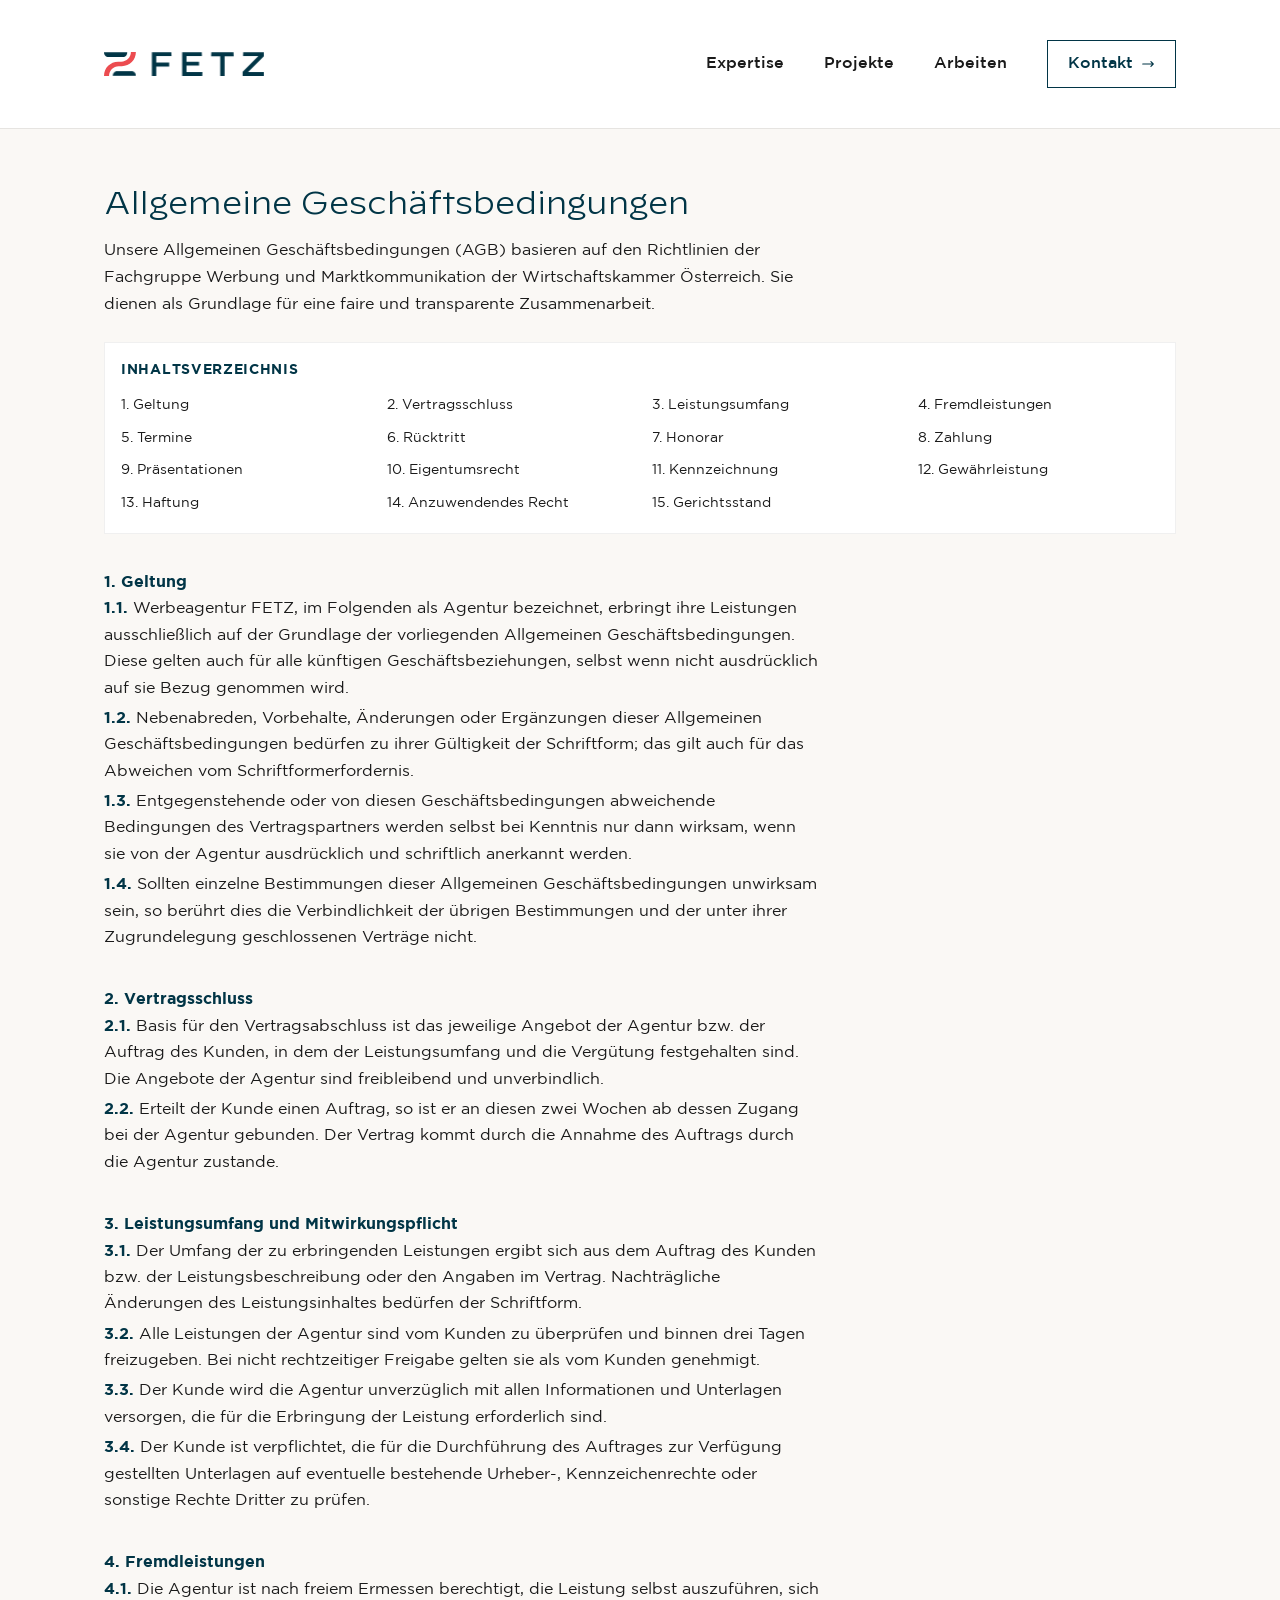
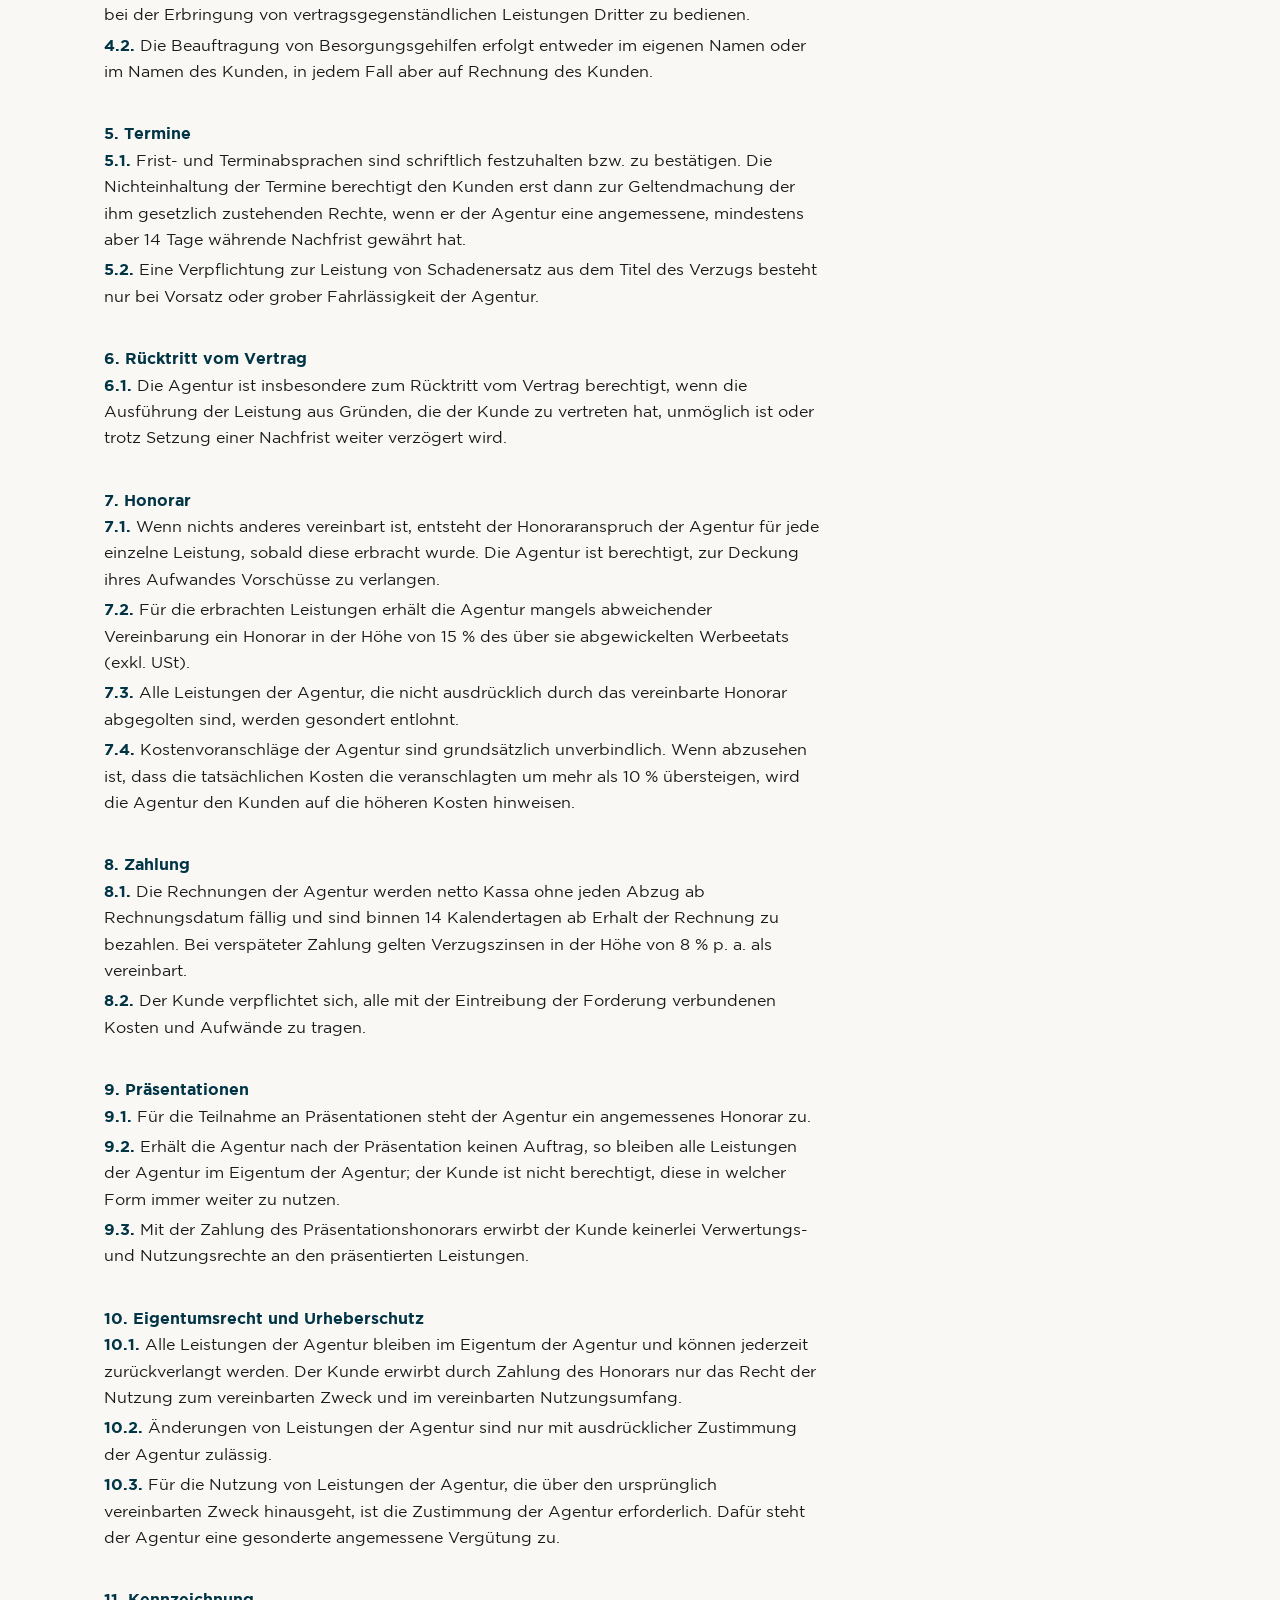
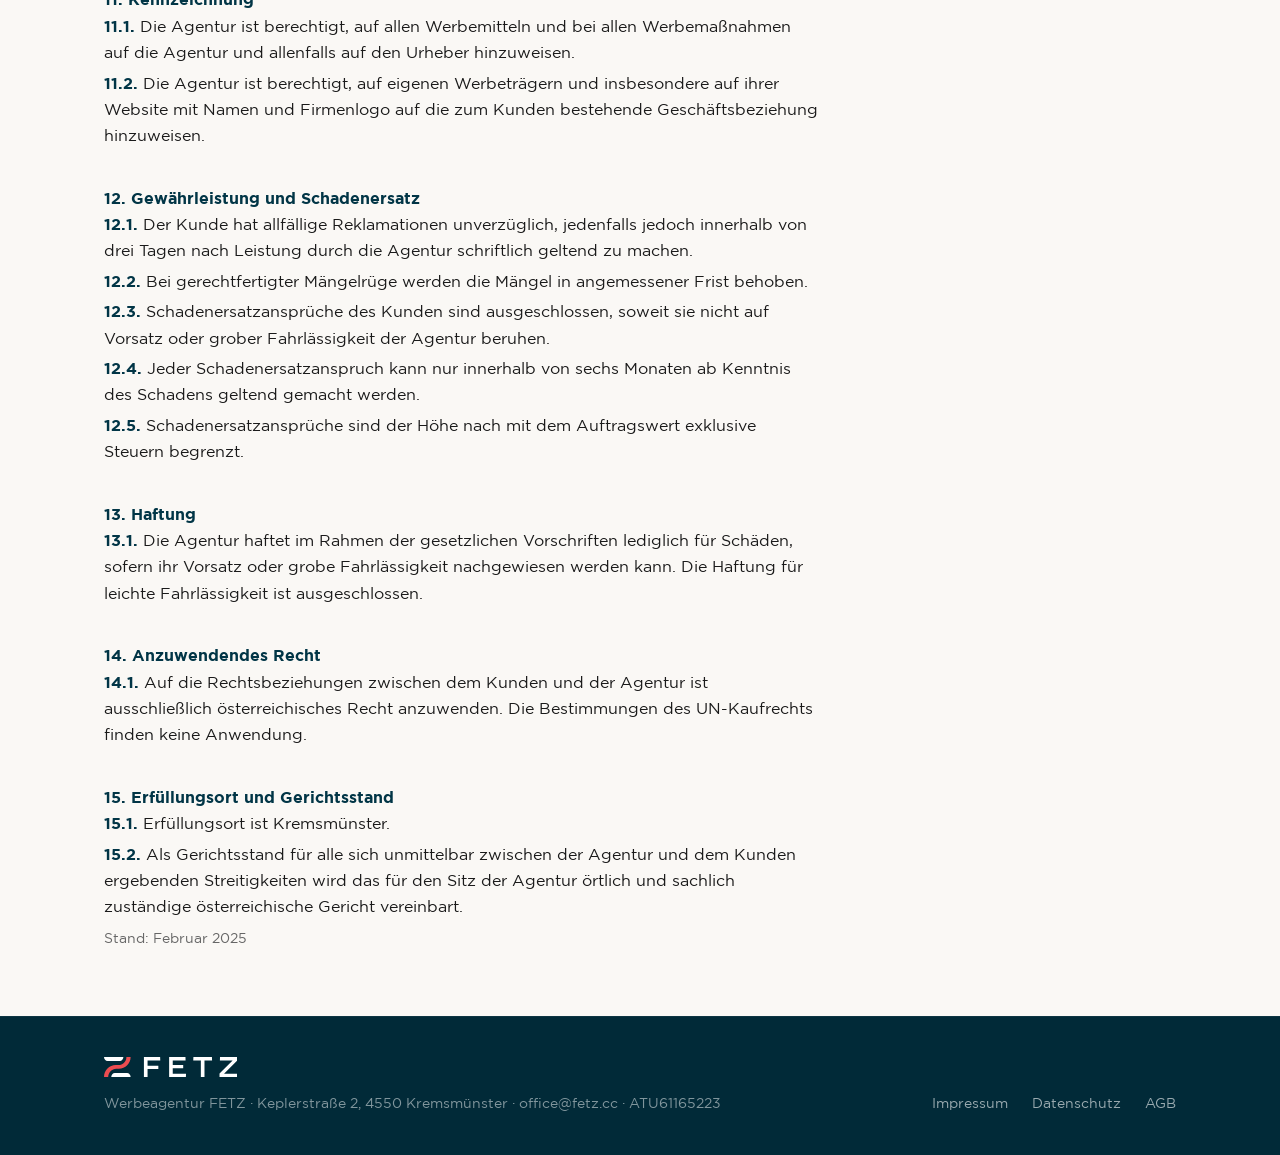
<file: agb.html>
<!DOCTYPE html>
<html lang="de">
<head>
  <meta charset="UTF-8">
  <meta name="viewport" content="width=device-width, initial-scale=1.0">
  <title>AGB | Othmar Fetz</title>
  <meta name="description" content="Allgemeine Geschäftsbedingungen der Werbeagentur FETZ">
  <meta name="theme-color" content="#013546">
  <meta name="robots" content="noindex, follow">

  <link rel="preload" href="assets/fonts/Decimal-Light.woff2" as="font" type="font/woff2" crossorigin>
  <link rel="preload" href="assets/fonts/Gotham-Book.woff2" as="font" type="font/woff2" crossorigin>
  <link rel="stylesheet" href="css/style.css">
  <link rel="stylesheet" href="css/legal.css">
  <!-- Logo-Animation. Inline, damit beim ersten Zeichnen nicht kurz das fertige
       Logo aufblitzt. Erzeugt aus "FETZ Personal Brand/Motion" — dort
       "npm run sync:websites", nicht hier von Hand ändern. -->
  <!-- fetz-logo:script:start -->
<script>try{if(sessionStorage.getItem('fetzLogo'))document.documentElement.className+=' fetz-logo-static';else sessionStorage.setItem('fetzLogo','1')}catch(e){}</script>
          <!-- fetz-logo:script:end -->
  <style>
  /* fetz-logo:style:start */
/* ---------------------------------------------------------------------------
   Logo-Animation im Header — erzeugt von Motion/export-web.mjs.
   Nicht von Hand ändern: Timing in Motion/src/derweg-timing.ts (HEADER),
   Geometrie in Motion/src/icon-geometry.ts. Neu bauen mit "npm run export:web".

   Läuft einmal pro Sitzung. Das Inline-Script im <head> setzt bei jedem
   weiteren Seitenaufbau .fetz-logo-static auf <html>, dann steht das Logo
   sofort — ohne Flackern, weil die Klasse vor dem ersten Zeichnen da ist.
   --------------------------------------------------------------------------- */

.fetz-logo__bar-top,
.fetz-logo__bar-bottom {
  animation-duration: 1.067s;
  animation-timing-function: linear(0, 0.024, 0.0828, 0.1609, 0.2479, 0.3365, 0.4222, 0.5022, 0.5751, 0.6403, 0.6975, 0.7473, 0.7901, 0.8265, 0.8574, 0.8833, 0.9048, 0.9228, 0.9376, 0.9497, 0.9596, 0.9677, 0.9743, 0.9796, 0.9839, 0.9873, 0.99, 0.9922, 0.9939, 0.9953, 0.9964, 0.9972, 0.9979, 0.9984, 0.9988, 0.9991, 0.9993, 0.9995, 0.9996, 0.9997, 0.9998);
  animation-fill-mode: both;
}
.fetz-logo__bar-top    { animation-name: fetz-logo-in-right; animation-delay: 0.45s; }
.fetz-logo__bar-bottom { animation-name: fetz-logo-in-left;  animation-delay: 0.59s; }

.fetz-logo__reveal {
  stroke-dasharray: 304.6006;
  animation: fetz-logo-draw 1.05s cubic-bezier(0.35, 0, 0.25, 1) 0.87s both;
}

/* Buchstaben kommen nach dem Icon, einer nach dem anderen. */
.fetz-logo__letter {
  animation: fetz-logo-letter 0.42s cubic-bezier(0.2, 0, 0.2, 1) both;
  animation-delay: calc(1.6s + var(--i) * 0.075s);
}

@keyframes fetz-logo-in-right { from { transform: translateX(260px); } to { transform: none; } }
@keyframes fetz-logo-in-left  { from { transform: translateX(-260px); } to { transform: none; } }
@keyframes fetz-logo-draw     { from { stroke-dashoffset: 304.6006; } to { stroke-dashoffset: 0; } }
@keyframes fetz-logo-letter   { from { opacity: 0; transform: translateX(-2px); } to { opacity: 1; transform: none; } }

/* Zweiter Seitenaufbau, oder wer keine Bewegung will: fertiges Logo, sofort. */
.fetz-logo-static .fetz-logo__bar-top,
.fetz-logo-static .fetz-logo__bar-bottom,
.fetz-logo-static .fetz-logo__letter,
.fetz-logo-static .fetz-logo__reveal { animation: none; }
.fetz-logo-static .fetz-logo__reveal { stroke-dashoffset: 0; }

@media (prefers-reduced-motion: reduce) {
  .fetz-logo__bar-top,
  .fetz-logo__bar-bottom,
  .fetz-logo__letter,
  .fetz-logo__reveal { animation: none; }
  .fetz-logo__reveal { stroke-dashoffset: 0; }
}
  /* fetz-logo:style:end */
  </style>

  <link rel="icon" type="image/svg+xml" href="assets/images/favicon.svg">

  <!-- Google tag (gtag.js) -->
  <script async src="https://www.googletagmanager.com/gtag/js?id=G-837SD28H3S"></script>
  <script>
    window.dataLayer = window.dataLayer || [];
    function gtag(){dataLayer.push(arguments);}
    gtag('js', new Date());
    gtag('config', 'G-837SD28H3S');
  </script>
  <link rel="canonical" href="https://fetz.cc/agb">
</head>
<body>

  <!-- Header -->
  <header class="header is-scrolled" id="header">
    <div class="header__inner">
      <a href="./" class="header__logo" aria-label="FETZ">
        <!-- fetz-logo:markup:start -->
<svg class="fetz-logo" viewBox="0 0 175.53 26.31" aria-hidden="true">
            <polygon class="fetz-logo__letter" style="--i:0" fill="currentColor" points="52.52 .14 73.83 .14 74.02 4.47 57.31 4.47 57.31 11.54 71.48 11.54 71.48 15.84 57.31 15.84 57.31 26.3 52.52 26.3 52.52 .14"/>
            <polygon class="fetz-logo__letter" style="--i:1" fill="currentColor" points="85.69 .14 107.18 .14 107.33 4.47 90.44 4.47 90.44 10.6 104.19 10.6 104.19 14.9 90.44 14.9 90.44 21.97 107.93 21.97 107.74 26.3 85.69 26.3 85.69 .14"/>
            <polygon class="fetz-logo__letter" style="--i:2" fill="currentColor" points="127.41 4.55 117.43 4.55 117.62 .14 141.99 .14 142.18 4.55 132.2 4.55 132.2 26.3 127.41 26.3 127.41 4.55"/>
            <polygon class="fetz-logo__letter" style="--i:3" fill="currentColor" points="151.98 21.71 169.21 4.47 152.46 4.47 152.61 .14 175.53 .14 175.53 4.28 157.92 21.97 175.53 21.97 175.53 26.3 151.98 26.3 151.98 21.71"/>
            <g transform="scale(0.1459154)">
              <mask id="fetz-logo-reveal" maskUnits="userSpaceOnUse" x="-40" y="-40" width="320" height="260">
                <path class="fetz-logo__reveal" d="M221.150 0.000 C221.150 49.457 181.057 89.550 131.600 89.550 L108.400 90.760 C58.943 90.760 18.850 130.853 18.850 180.310" fill="none" stroke="#fff"
                      stroke-width="60" stroke-linecap="butt" stroke-linejoin="round" stroke-dashoffset="304.6006"/>
              </mask>
              <!-- Begrenzt das Icon auf seine eigene Box: die Balken sind vor dem
                   Einfahren unsichtbar und laufen dem Schriftzug nicht ins Gehege.
                   Oben und unten etwas Luft gegen angeschnittene Kanten. -->
              <clipPath id="fetz-logo-box">
                <rect x="0" y="-3" width="240" height="186.31"/>
              </clipPath>
              <g clip-path="url(#fetz-logo-box)">
                <g class="fetz-logo__bar-top"><path d="M31.799 36.8712H142.616C160.16 36.8712 174.415 20.7661 174.415 0.960266H0C0 20.7661 14.2547 36.8712 31.799 36.8712Z" fill="currentColor"/></g>
                <path d="M202.17 0.000793457C202.17 20.0807 194.015 38.4474 180.857 51.6056C167.698 64.7638 149.537 72.9191 129.457 72.9191H120H106.225C76.8932 72.9191 50.3712 84.7752 31.1136 103.964C11.8561 123.29 0 150.977 0 180.309H37.8298C37.8298 160.229 45.9852 140.903 59.1433 127.745C72.3015 114.587 90.4626 106.431 110.543 106.431H120H133.775C163.107 106.431 189.629 94.5753 208.886 75.3863C228.144 56.1287 240 29.4011 240 0.0693257H202.17V0.000793457Z" fill="#EC4C50" mask="url(#fetz-logo-reveal)"/>
                <g class="fetz-logo__bar-bottom"><path d="M97.3844 144.398H208.201C225.745 144.398 240 160.503 240 180.309H65.5854C65.5854 160.503 79.8401 144.398 97.3844 144.398Z" fill="currentColor"/></g>
              </g>
            </g>
          </svg>
          <!-- fetz-logo:markup:end -->
      </a>

      <nav class="nav" id="nav">
        <div class="nav__inner">
          <a href="./#expertise" class="nav__link">Expertise</a>
          <a href="./#produkte" class="nav__link">Projekte</a>
          <a href="./#projekte" class="nav__link">Arbeiten</a>
          <a href="./#kontakt" class="nav__cta">
            Kontakt
            <svg viewBox="0 0 24 24" fill="none" stroke="currentColor" stroke-width="2">
              <path stroke-linecap="round" stroke-linejoin="round" d="M17 8l4 4m0 0l-4 4m4-4H3"/>
            </svg>
          </a>
        </div>
      </nav>

      <button class="menu-toggle" id="menuToggle" aria-label="Menü">
        <span class="menu-toggle__line"></span>
        <span class="menu-toggle__line"></span>
      </button>
    </div>
  </header>

  <!-- Mobile Navigation -->
  <div class="mobile-nav" id="mobileNav" aria-hidden="true">
    <div class="mobile-nav__bg"></div>
    <nav class="mobile-nav__content">
      <a href="./#expertise" class="mobile-nav__link">Expertise</a>
      <a href="./#produkte" class="mobile-nav__link">Projekte</a>
      <a href="./#projekte" class="mobile-nav__link">Arbeiten</a>
      <a href="./#kontakt" class="mobile-nav__link mobile-nav__link--cta">Kontakt</a>
    </nav>
  </div>

  <main class="legal">
    <div class="container">
      <h1>Allgemeine Geschäftsbedingungen</h1>

      <p class="legal__intro">
        Unsere Allgemeinen Geschäftsbedingungen (AGB) basieren auf den Richtlinien der Fachgruppe Werbung und Marktkommunikation der Wirtschaftskammer Österreich. Sie dienen als Grundlage für eine faire und transparente Zusammenarbeit.
      </p>

      <nav class="legal__toc">
        <p class="legal__toc-title">Inhaltsverzeichnis</p>
        <ul class="legal__toc-list">
          <li><a href="#geltung">1. Geltung</a></li>
          <li><a href="#vertragsschluss">2. Vertragsschluss</a></li>
          <li><a href="#leistungsumfang">3. Leistungsumfang</a></li>
          <li><a href="#fremdleistungen">4. Fremdleistungen</a></li>
          <li><a href="#termine">5. Termine</a></li>
          <li><a href="#ruecktritt">6. Rücktritt</a></li>
          <li><a href="#honorar">7. Honorar</a></li>
          <li><a href="#zahlung">8. Zahlung</a></li>
          <li><a href="#praesentationen">9. Präsentationen</a></li>
          <li><a href="#eigentumsrecht">10. Eigentumsrecht</a></li>
          <li><a href="#kennzeichnung">11. Kennzeichnung</a></li>
          <li><a href="#gewaehrleistung">12. Gewährleistung</a></li>
          <li><a href="#haftung">13. Haftung</a></li>
          <li><a href="#recht">14. Anzuwendendes Recht</a></li>
          <li><a href="#gerichtsstand">15. Gerichtsstand</a></li>
        </ul>
      </nav>

      <section class="legal__section" id="geltung">
        <h2>1. Geltung</h2>
        <p><strong>1.1.</strong> Werbeagentur FETZ, im Folgenden als Agentur bezeichnet, erbringt ihre Leistungen ausschließlich auf der Grundlage der vorliegenden Allgemeinen Geschäftsbedingungen. Diese gelten auch für alle künftigen Geschäftsbeziehungen, selbst wenn nicht ausdrücklich auf sie Bezug genommen wird.</p>
        <p><strong>1.2.</strong> Nebenabreden, Vorbehalte, Änderungen oder Ergänzungen dieser Allgemeinen Geschäftsbedingungen bedürfen zu ihrer Gültigkeit der Schriftform; das gilt auch für das Abweichen vom Schriftformerfordernis.</p>
        <p><strong>1.3.</strong> Entgegenstehende oder von diesen Geschäftsbedingungen abweichende Bedingungen des Vertragspartners werden selbst bei Kenntnis nur dann wirksam, wenn sie von der Agentur ausdrücklich und schriftlich anerkannt werden.</p>
        <p><strong>1.4.</strong> Sollten einzelne Bestimmungen dieser Allgemeinen Geschäftsbedingungen unwirksam sein, so berührt dies die Verbindlichkeit der übrigen Bestimmungen und der unter ihrer Zugrundelegung geschlossenen Verträge nicht.</p>
      </section>

      <section class="legal__section" id="vertragsschluss">
        <h2>2. Vertragsschluss</h2>
        <p><strong>2.1.</strong> Basis für den Vertragsabschluss ist das jeweilige Angebot der Agentur bzw. der Auftrag des Kunden, in dem der Leistungsumfang und die Vergütung festgehalten sind. Die Angebote der Agentur sind freibleibend und unverbindlich.</p>
        <p><strong>2.2.</strong> Erteilt der Kunde einen Auftrag, so ist er an diesen zwei Wochen ab dessen Zugang bei der Agentur gebunden. Der Vertrag kommt durch die Annahme des Auftrags durch die Agentur zustande.</p>
      </section>

      <section class="legal__section" id="leistungsumfang">
        <h2>3. Leistungsumfang und Mitwirkungspflicht</h2>
        <p><strong>3.1.</strong> Der Umfang der zu erbringenden Leistungen ergibt sich aus dem Auftrag des Kunden bzw. der Leistungsbeschreibung oder den Angaben im Vertrag. Nachträgliche Änderungen des Leistungsinhaltes bedürfen der Schriftform.</p>
        <p><strong>3.2.</strong> Alle Leistungen der Agentur sind vom Kunden zu überprüfen und binnen drei Tagen freizugeben. Bei nicht rechtzeitiger Freigabe gelten sie als vom Kunden genehmigt.</p>
        <p><strong>3.3.</strong> Der Kunde wird die Agentur unverzüglich mit allen Informationen und Unterlagen versorgen, die für die Erbringung der Leistung erforderlich sind.</p>
        <p><strong>3.4.</strong> Der Kunde ist verpflichtet, die für die Durchführung des Auftrages zur Verfügung gestellten Unterlagen auf eventuelle bestehende Urheber-, Kennzeichenrechte oder sonstige Rechte Dritter zu prüfen.</p>
      </section>

      <section class="legal__section" id="fremdleistungen">
        <h2>4. Fremdleistungen</h2>
        <p><strong>4.1.</strong> Die Agentur ist nach freiem Ermessen berechtigt, die Leistung selbst auszuführen, sich bei der Erbringung von vertragsgegenständlichen Leistungen Dritter zu bedienen.</p>
        <p><strong>4.2.</strong> Die Beauftragung von Besorgungsgehilfen erfolgt entweder im eigenen Namen oder im Namen des Kunden, in jedem Fall aber auf Rechnung des Kunden.</p>
      </section>

      <section class="legal__section" id="termine">
        <h2>5. Termine</h2>
        <p><strong>5.1.</strong> Frist- und Terminabsprachen sind schriftlich festzuhalten bzw. zu bestätigen. Die Nichteinhaltung der Termine berechtigt den Kunden erst dann zur Geltendmachung der ihm gesetzlich zustehenden Rechte, wenn er der Agentur eine angemessene, mindestens aber 14 Tage währende Nachfrist gewährt hat.</p>
        <p><strong>5.2.</strong> Eine Verpflichtung zur Leistung von Schadenersatz aus dem Titel des Verzugs besteht nur bei Vorsatz oder grober Fahrlässigkeit der Agentur.</p>
      </section>

      <section class="legal__section" id="ruecktritt">
        <h2>6. Rücktritt vom Vertrag</h2>
        <p><strong>6.1.</strong> Die Agentur ist insbesondere zum Rücktritt vom Vertrag berechtigt, wenn die Ausführung der Leistung aus Gründen, die der Kunde zu vertreten hat, unmöglich ist oder trotz Setzung einer Nachfrist weiter verzögert wird.</p>
      </section>

      <section class="legal__section" id="honorar">
        <h2>7. Honorar</h2>
        <p><strong>7.1.</strong> Wenn nichts anderes vereinbart ist, entsteht der Honoraranspruch der Agentur für jede einzelne Leistung, sobald diese erbracht wurde. Die Agentur ist berechtigt, zur Deckung ihres Aufwandes Vorschüsse zu verlangen.</p>
        <p><strong>7.2.</strong> Für die erbrachten Leistungen erhält die Agentur mangels abweichender Vereinbarung ein Honorar in der Höhe von 15 % des über sie abgewickelten Werbeetats (exkl. USt).</p>
        <p><strong>7.3.</strong> Alle Leistungen der Agentur, die nicht ausdrücklich durch das vereinbarte Honorar abgegolten sind, werden gesondert entlohnt.</p>
        <p><strong>7.4.</strong> Kostenvoranschläge der Agentur sind grundsätzlich unverbindlich. Wenn abzusehen ist, dass die tatsächlichen Kosten die veranschlagten um mehr als 10 % übersteigen, wird die Agentur den Kunden auf die höheren Kosten hinweisen.</p>
      </section>

      <section class="legal__section" id="zahlung">
        <h2>8. Zahlung</h2>
        <p><strong>8.1.</strong> Die Rechnungen der Agentur werden netto Kassa ohne jeden Abzug ab Rechnungsdatum fällig und sind binnen 14 Kalendertagen ab Erhalt der Rechnung zu bezahlen. Bei verspäteter Zahlung gelten Verzugszinsen in der Höhe von 8 % p. a. als vereinbart.</p>
        <p><strong>8.2.</strong> Der Kunde verpflichtet sich, alle mit der Eintreibung der Forderung verbundenen Kosten und Aufwände zu tragen.</p>
      </section>

      <section class="legal__section" id="praesentationen">
        <h2>9. Präsentationen</h2>
        <p><strong>9.1.</strong> Für die Teilnahme an Präsentationen steht der Agentur ein angemessenes Honorar zu.</p>
        <p><strong>9.2.</strong> Erhält die Agentur nach der Präsentation keinen Auftrag, so bleiben alle Leistungen der Agentur im Eigentum der Agentur; der Kunde ist nicht berechtigt, diese in welcher Form immer weiter zu nutzen.</p>
        <p><strong>9.3.</strong> Mit der Zahlung des Präsentationshonorars erwirbt der Kunde keinerlei Verwertungs- und Nutzungsrechte an den präsentierten Leistungen.</p>
      </section>

      <section class="legal__section" id="eigentumsrecht">
        <h2>10. Eigentumsrecht und Urheberschutz</h2>
        <p><strong>10.1.</strong> Alle Leistungen der Agentur bleiben im Eigentum der Agentur und können jederzeit zurückverlangt werden. Der Kunde erwirbt durch Zahlung des Honorars nur das Recht der Nutzung zum vereinbarten Zweck und im vereinbarten Nutzungsumfang.</p>
        <p><strong>10.2.</strong> Änderungen von Leistungen der Agentur sind nur mit ausdrücklicher Zustimmung der Agentur zulässig.</p>
        <p><strong>10.3.</strong> Für die Nutzung von Leistungen der Agentur, die über den ursprünglich vereinbarten Zweck hinausgeht, ist die Zustimmung der Agentur erforderlich. Dafür steht der Agentur eine gesonderte angemessene Vergütung zu.</p>
      </section>

      <section class="legal__section" id="kennzeichnung">
        <h2>11. Kennzeichnung</h2>
        <p><strong>11.1.</strong> Die Agentur ist berechtigt, auf allen Werbemitteln und bei allen Werbemaßnahmen auf die Agentur und allenfalls auf den Urheber hinzuweisen.</p>
        <p><strong>11.2.</strong> Die Agentur ist berechtigt, auf eigenen Werbeträgern und insbesondere auf ihrer Website mit Namen und Firmenlogo auf die zum Kunden bestehende Geschäftsbeziehung hinzuweisen.</p>
      </section>

      <section class="legal__section" id="gewaehrleistung">
        <h2>12. Gewährleistung und Schadenersatz</h2>
        <p><strong>12.1.</strong> Der Kunde hat allfällige Reklamationen unverzüglich, jedenfalls jedoch innerhalb von drei Tagen nach Leistung durch die Agentur schriftlich geltend zu machen.</p>
        <p><strong>12.2.</strong> Bei gerechtfertigter Mängelrüge werden die Mängel in angemessener Frist behoben.</p>
        <p><strong>12.3.</strong> Schadenersatzansprüche des Kunden sind ausgeschlossen, soweit sie nicht auf Vorsatz oder grober Fahrlässigkeit der Agentur beruhen.</p>
        <p><strong>12.4.</strong> Jeder Schadenersatzanspruch kann nur innerhalb von sechs Monaten ab Kenntnis des Schadens geltend gemacht werden.</p>
        <p><strong>12.5.</strong> Schadenersatzansprüche sind der Höhe nach mit dem Auftragswert exklusive Steuern begrenzt.</p>
      </section>

      <section class="legal__section" id="haftung">
        <h2>13. Haftung</h2>
        <p><strong>13.1.</strong> Die Agentur haftet im Rahmen der gesetzlichen Vorschriften lediglich für Schäden, sofern ihr Vorsatz oder grobe Fahrlässigkeit nachgewiesen werden kann. Die Haftung für leichte Fahrlässigkeit ist ausgeschlossen.</p>
      </section>

      <section class="legal__section" id="recht">
        <h2>14. Anzuwendendes Recht</h2>
        <p><strong>14.1.</strong> Auf die Rechtsbeziehungen zwischen dem Kunden und der Agentur ist ausschließlich österreichisches Recht anzuwenden. Die Bestimmungen des UN-Kaufrechts finden keine Anwendung.</p>
      </section>

      <section class="legal__section" id="gerichtsstand">
        <h2>15. Erfüllungsort und Gerichtsstand</h2>
        <p><strong>15.1.</strong> Erfüllungsort ist Kremsmünster.</p>
        <p><strong>15.2.</strong> Als Gerichtsstand für alle sich unmittelbar zwischen der Agentur und dem Kunden ergebenden Streitigkeiten wird das für den Sitz der Agentur örtlich und sachlich zuständige österreichische Gericht vereinbart.</p>
        <p><em>Stand: Februar 2025</em></p>
      </section>

    </div>
  </main>

  <!-- Footer -->
  <footer class="footer">
    <div class="container">
      <div class="footer__inner">
        <div class="footer__left">
          <a href="./" class="footer__logo" aria-label="FETZ">
            <!-- fetz-logo:markup-static:start -->
<svg class="fetz-logo" viewBox="0 0 175.53 26.31" aria-hidden="true">
            <polygon fill="currentColor" points="52.52 .14 73.83 .14 74.02 4.47 57.31 4.47 57.31 11.54 71.48 11.54 71.48 15.84 57.31 15.84 57.31 26.3 52.52 26.3 52.52 .14"/>
            <polygon fill="currentColor" points="85.69 .14 107.18 .14 107.33 4.47 90.44 4.47 90.44 10.6 104.19 10.6 104.19 14.9 90.44 14.9 90.44 21.97 107.93 21.97 107.74 26.3 85.69 26.3 85.69 .14"/>
            <polygon fill="currentColor" points="127.41 4.55 117.43 4.55 117.62 .14 141.99 .14 142.18 4.55 132.2 4.55 132.2 26.3 127.41 26.3 127.41 4.55"/>
            <polygon fill="currentColor" points="151.98 21.71 169.21 4.47 152.46 4.47 152.61 .14 175.53 .14 175.53 4.28 157.92 21.97 175.53 21.97 175.53 26.3 151.98 26.3 151.98 21.71"/>
            <g transform="scale(0.1459154)">
              <path d="M31.799 36.8712H142.616C160.16 36.8712 174.415 20.7661 174.415 0.960266H0C0 20.7661 14.2547 36.8712 31.799 36.8712Z" fill="currentColor"/>
              <path d="M202.17 0.000793457C202.17 20.0807 194.015 38.4474 180.857 51.6056C167.698 64.7638 149.537 72.9191 129.457 72.9191H120H106.225C76.8932 72.9191 50.3712 84.7752 31.1136 103.964C11.8561 123.29 0 150.977 0 180.309H37.8298C37.8298 160.229 45.9852 140.903 59.1433 127.745C72.3015 114.587 90.4626 106.431 110.543 106.431H120H133.775C163.107 106.431 189.629 94.5753 208.886 75.3863C228.144 56.1287 240 29.4011 240 0.0693257H202.17V0.000793457Z" fill="#EC4C50"/>
              <path d="M97.3844 144.398H208.201C225.745 144.398 240 160.503 240 180.309H65.5854C65.5854 160.503 79.8401 144.398 97.3844 144.398Z" fill="currentColor"/>
            </g>
          </svg>
          <!-- fetz-logo:markup-static:end -->
          </a>
          <div class="footer__info">
            <p class="footer__line">Werbeagentur FETZ · Keplerstraße 2, 4550 Kremsmünster · <a href="mailto:office@fetz.cc">office@fetz.cc</a> · ATU61165223</p>
          </div>
        </div>
        <nav class="footer__links">
          <a href="impressum.html" class="footer__link">Impressum</a>
          <a href="datenschutz.html" class="footer__link">Datenschutz</a>
          <a href="agb.html" class="footer__link">AGB</a>
        </nav>
      </div>
    </div>
  </footer>

  <script src="js/main.js" defer></script>

</body>
</html>
</file>
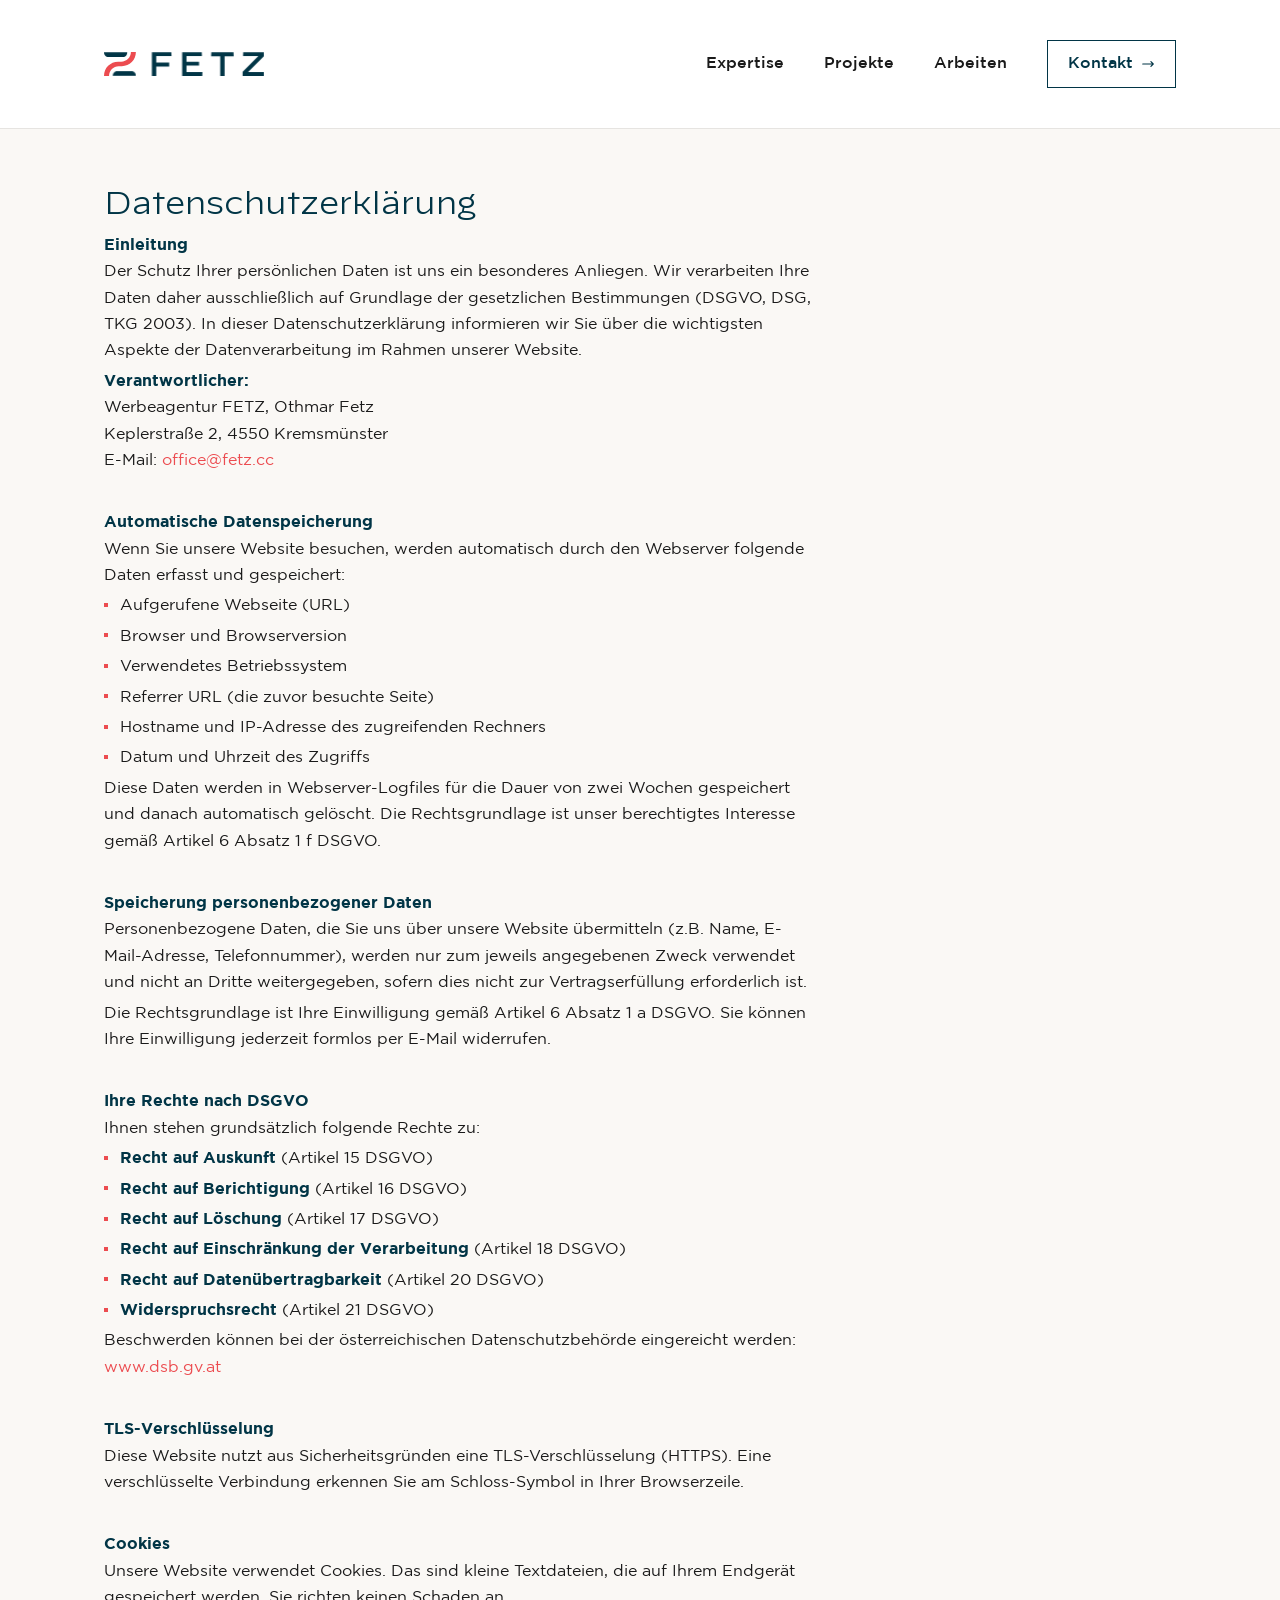
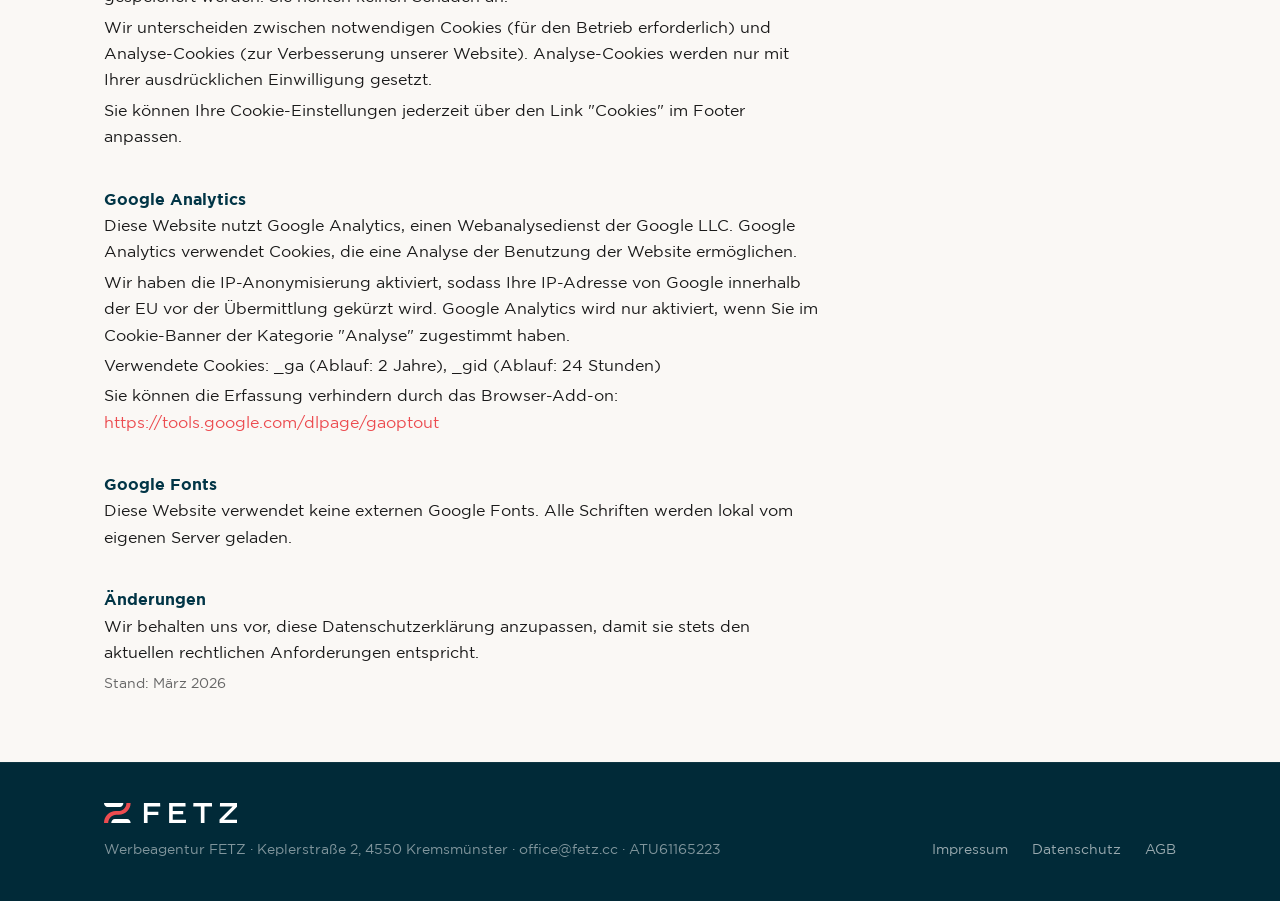
<file: datenschutz.html>
<!DOCTYPE html>
<html lang="de">
<head>
  <meta charset="UTF-8">
  <meta name="viewport" content="width=device-width, initial-scale=1.0">
  <title>Datenschutz | Othmar Fetz</title>
  <meta name="description" content="Datenschutzerklärung der Werbeagentur FETZ gemäß DSGVO">
  <meta name="theme-color" content="#013546">
  <meta name="robots" content="noindex, follow">

  <link rel="preload" href="assets/fonts/Decimal-Light.woff2" as="font" type="font/woff2" crossorigin>
  <link rel="preload" href="assets/fonts/Gotham-Book.woff2" as="font" type="font/woff2" crossorigin>
  <link rel="stylesheet" href="css/style.css">
  <link rel="stylesheet" href="css/legal.css">
  <!-- Logo-Animation. Inline, damit beim ersten Zeichnen nicht kurz das fertige
       Logo aufblitzt. Erzeugt aus "FETZ Personal Brand/Motion" — dort
       "npm run sync:websites", nicht hier von Hand ändern. -->
  <!-- fetz-logo:script:start -->
<script>try{if(sessionStorage.getItem('fetzLogo'))document.documentElement.className+=' fetz-logo-static';else sessionStorage.setItem('fetzLogo','1')}catch(e){}</script>
          <!-- fetz-logo:script:end -->
  <style>
  /* fetz-logo:style:start */
/* ---------------------------------------------------------------------------
   Logo-Animation im Header — erzeugt von Motion/export-web.mjs.
   Nicht von Hand ändern: Timing in Motion/src/derweg-timing.ts (HEADER),
   Geometrie in Motion/src/icon-geometry.ts. Neu bauen mit "npm run export:web".

   Läuft einmal pro Sitzung. Das Inline-Script im <head> setzt bei jedem
   weiteren Seitenaufbau .fetz-logo-static auf <html>, dann steht das Logo
   sofort — ohne Flackern, weil die Klasse vor dem ersten Zeichnen da ist.
   --------------------------------------------------------------------------- */

.fetz-logo__bar-top,
.fetz-logo__bar-bottom {
  animation-duration: 1.067s;
  animation-timing-function: linear(0, 0.024, 0.0828, 0.1609, 0.2479, 0.3365, 0.4222, 0.5022, 0.5751, 0.6403, 0.6975, 0.7473, 0.7901, 0.8265, 0.8574, 0.8833, 0.9048, 0.9228, 0.9376, 0.9497, 0.9596, 0.9677, 0.9743, 0.9796, 0.9839, 0.9873, 0.99, 0.9922, 0.9939, 0.9953, 0.9964, 0.9972, 0.9979, 0.9984, 0.9988, 0.9991, 0.9993, 0.9995, 0.9996, 0.9997, 0.9998);
  animation-fill-mode: both;
}
.fetz-logo__bar-top    { animation-name: fetz-logo-in-right; animation-delay: 0.45s; }
.fetz-logo__bar-bottom { animation-name: fetz-logo-in-left;  animation-delay: 0.59s; }

.fetz-logo__reveal {
  stroke-dasharray: 304.6006;
  animation: fetz-logo-draw 1.05s cubic-bezier(0.35, 0, 0.25, 1) 0.87s both;
}

/* Buchstaben kommen nach dem Icon, einer nach dem anderen. */
.fetz-logo__letter {
  animation: fetz-logo-letter 0.42s cubic-bezier(0.2, 0, 0.2, 1) both;
  animation-delay: calc(1.6s + var(--i) * 0.075s);
}

@keyframes fetz-logo-in-right { from { transform: translateX(260px); } to { transform: none; } }
@keyframes fetz-logo-in-left  { from { transform: translateX(-260px); } to { transform: none; } }
@keyframes fetz-logo-draw     { from { stroke-dashoffset: 304.6006; } to { stroke-dashoffset: 0; } }
@keyframes fetz-logo-letter   { from { opacity: 0; transform: translateX(-2px); } to { opacity: 1; transform: none; } }

/* Zweiter Seitenaufbau, oder wer keine Bewegung will: fertiges Logo, sofort. */
.fetz-logo-static .fetz-logo__bar-top,
.fetz-logo-static .fetz-logo__bar-bottom,
.fetz-logo-static .fetz-logo__letter,
.fetz-logo-static .fetz-logo__reveal { animation: none; }
.fetz-logo-static .fetz-logo__reveal { stroke-dashoffset: 0; }

@media (prefers-reduced-motion: reduce) {
  .fetz-logo__bar-top,
  .fetz-logo__bar-bottom,
  .fetz-logo__letter,
  .fetz-logo__reveal { animation: none; }
  .fetz-logo__reveal { stroke-dashoffset: 0; }
}
  /* fetz-logo:style:end */
  </style>

  <link rel="icon" type="image/svg+xml" href="assets/images/favicon.svg">
  <link rel="canonical" href="https://fetz.cc/datenschutz">
</head>
<body>

  <!-- Header -->
  <header class="header is-scrolled" id="header">
    <div class="header__inner">
      <a href="./" class="header__logo" aria-label="FETZ">
        <!-- fetz-logo:markup:start -->
<svg class="fetz-logo" viewBox="0 0 175.53 26.31" aria-hidden="true">
            <polygon class="fetz-logo__letter" style="--i:0" fill="currentColor" points="52.52 .14 73.83 .14 74.02 4.47 57.31 4.47 57.31 11.54 71.48 11.54 71.48 15.84 57.31 15.84 57.31 26.3 52.52 26.3 52.52 .14"/>
            <polygon class="fetz-logo__letter" style="--i:1" fill="currentColor" points="85.69 .14 107.18 .14 107.33 4.47 90.44 4.47 90.44 10.6 104.19 10.6 104.19 14.9 90.44 14.9 90.44 21.97 107.93 21.97 107.74 26.3 85.69 26.3 85.69 .14"/>
            <polygon class="fetz-logo__letter" style="--i:2" fill="currentColor" points="127.41 4.55 117.43 4.55 117.62 .14 141.99 .14 142.18 4.55 132.2 4.55 132.2 26.3 127.41 26.3 127.41 4.55"/>
            <polygon class="fetz-logo__letter" style="--i:3" fill="currentColor" points="151.98 21.71 169.21 4.47 152.46 4.47 152.61 .14 175.53 .14 175.53 4.28 157.92 21.97 175.53 21.97 175.53 26.3 151.98 26.3 151.98 21.71"/>
            <g transform="scale(0.1459154)">
              <mask id="fetz-logo-reveal" maskUnits="userSpaceOnUse" x="-40" y="-40" width="320" height="260">
                <path class="fetz-logo__reveal" d="M221.150 0.000 C221.150 49.457 181.057 89.550 131.600 89.550 L108.400 90.760 C58.943 90.760 18.850 130.853 18.850 180.310" fill="none" stroke="#fff"
                      stroke-width="60" stroke-linecap="butt" stroke-linejoin="round" stroke-dashoffset="304.6006"/>
              </mask>
              <!-- Begrenzt das Icon auf seine eigene Box: die Balken sind vor dem
                   Einfahren unsichtbar und laufen dem Schriftzug nicht ins Gehege.
                   Oben und unten etwas Luft gegen angeschnittene Kanten. -->
              <clipPath id="fetz-logo-box">
                <rect x="0" y="-3" width="240" height="186.31"/>
              </clipPath>
              <g clip-path="url(#fetz-logo-box)">
                <g class="fetz-logo__bar-top"><path d="M31.799 36.8712H142.616C160.16 36.8712 174.415 20.7661 174.415 0.960266H0C0 20.7661 14.2547 36.8712 31.799 36.8712Z" fill="currentColor"/></g>
                <path d="M202.17 0.000793457C202.17 20.0807 194.015 38.4474 180.857 51.6056C167.698 64.7638 149.537 72.9191 129.457 72.9191H120H106.225C76.8932 72.9191 50.3712 84.7752 31.1136 103.964C11.8561 123.29 0 150.977 0 180.309H37.8298C37.8298 160.229 45.9852 140.903 59.1433 127.745C72.3015 114.587 90.4626 106.431 110.543 106.431H120H133.775C163.107 106.431 189.629 94.5753 208.886 75.3863C228.144 56.1287 240 29.4011 240 0.0693257H202.17V0.000793457Z" fill="#EC4C50" mask="url(#fetz-logo-reveal)"/>
                <g class="fetz-logo__bar-bottom"><path d="M97.3844 144.398H208.201C225.745 144.398 240 160.503 240 180.309H65.5854C65.5854 160.503 79.8401 144.398 97.3844 144.398Z" fill="currentColor"/></g>
              </g>
            </g>
          </svg>
          <!-- fetz-logo:markup:end -->
      </a>

      <nav class="nav" id="nav">
        <div class="nav__inner">
          <a href="./#expertise" class="nav__link">Expertise</a>
          <a href="./#produkte" class="nav__link">Projekte</a>
          <a href="./#projekte" class="nav__link">Arbeiten</a>
          <a href="./#kontakt" class="nav__cta">
            Kontakt
            <svg viewBox="0 0 24 24" fill="none" stroke="currentColor" stroke-width="2">
              <path stroke-linecap="round" stroke-linejoin="round" d="M17 8l4 4m0 0l-4 4m4-4H3"/>
            </svg>
          </a>
        </div>
      </nav>

      <button class="menu-toggle" id="menuToggle" aria-label="Menü">
        <span class="menu-toggle__line"></span>
        <span class="menu-toggle__line"></span>
      </button>
    </div>
  </header>

  <!-- Mobile Navigation -->
  <div class="mobile-nav" id="mobileNav" aria-hidden="true">
    <div class="mobile-nav__bg"></div>
    <nav class="mobile-nav__content">
      <a href="./#expertise" class="mobile-nav__link">Expertise</a>
      <a href="./#produkte" class="mobile-nav__link">Projekte</a>
      <a href="./#projekte" class="mobile-nav__link">Arbeiten</a>
      <a href="./#kontakt" class="mobile-nav__link mobile-nav__link--cta">Kontakt</a>
    </nav>
  </div>

  <main class="legal">
    <div class="container">
      <h1>Datenschutzerklärung</h1>

      <section class="legal__section">
        <h2>Einleitung</h2>
        <p>
          Der Schutz Ihrer persönlichen Daten ist uns ein besonderes Anliegen. Wir verarbeiten Ihre Daten daher ausschließlich auf Grundlage der gesetzlichen Bestimmungen (DSGVO, DSG, TKG 2003). In dieser Datenschutzerklärung informieren wir Sie über die wichtigsten Aspekte der Datenverarbeitung im Rahmen unserer Website.
        </p>
        <p>
          <strong>Verantwortlicher:</strong><br>
          Werbeagentur FETZ, Othmar Fetz<br>
          Keplerstraße 2, 4550 Kremsmünster<br>
          E-Mail: <a href="mailto:office@fetz.cc">office@fetz.cc</a>
        </p>
      </section>

      <section class="legal__section">
        <h2>Automatische Datenspeicherung</h2>
        <p>
          Wenn Sie unsere Website besuchen, werden automatisch durch den Webserver folgende Daten erfasst und gespeichert:
        </p>
        <ul>
          <li>Aufgerufene Webseite (URL)</li>
          <li>Browser und Browserversion</li>
          <li>Verwendetes Betriebssystem</li>
          <li>Referrer URL (die zuvor besuchte Seite)</li>
          <li>Hostname und IP-Adresse des zugreifenden Rechners</li>
          <li>Datum und Uhrzeit des Zugriffs</li>
        </ul>
        <p>
          Diese Daten werden in Webserver-Logfiles für die Dauer von zwei Wochen gespeichert und danach automatisch gelöscht. Die Rechtsgrundlage ist unser berechtigtes Interesse gemäß Artikel 6 Absatz 1 f DSGVO.
        </p>
      </section>

      <section class="legal__section">
        <h2>Speicherung personenbezogener Daten</h2>
        <p>
          Personenbezogene Daten, die Sie uns über unsere Website übermitteln (z.B. Name, E-Mail-Adresse, Telefonnummer), werden nur zum jeweils angegebenen Zweck verwendet und nicht an Dritte weitergegeben, sofern dies nicht zur Vertragserfüllung erforderlich ist.
        </p>
        <p>
          Die Rechtsgrundlage ist Ihre Einwilligung gemäß Artikel 6 Absatz 1 a DSGVO. Sie können Ihre Einwilligung jederzeit formlos per E-Mail widerrufen.
        </p>
      </section>

      <section class="legal__section">
        <h2>Ihre Rechte nach DSGVO</h2>
        <p>Ihnen stehen grundsätzlich folgende Rechte zu:</p>
        <ul>
          <li><strong>Recht auf Auskunft</strong> (Artikel 15 DSGVO)</li>
          <li><strong>Recht auf Berichtigung</strong> (Artikel 16 DSGVO)</li>
          <li><strong>Recht auf Löschung</strong> (Artikel 17 DSGVO)</li>
          <li><strong>Recht auf Einschränkung der Verarbeitung</strong> (Artikel 18 DSGVO)</li>
          <li><strong>Recht auf Datenübertragbarkeit</strong> (Artikel 20 DSGVO)</li>
          <li><strong>Widerspruchsrecht</strong> (Artikel 21 DSGVO)</li>
        </ul>
        <p>
          Beschwerden können bei der österreichischen Datenschutzbehörde eingereicht werden: <a href="https://www.dsb.gv.at" target="_blank" rel="noopener">www.dsb.gv.at</a>
        </p>
      </section>

      <section class="legal__section">
        <h2>TLS-Verschlüsselung</h2>
        <p>
          Diese Website nutzt aus Sicherheitsgründen eine TLS-Verschlüsselung (HTTPS). Eine verschlüsselte Verbindung erkennen Sie am Schloss-Symbol in Ihrer Browserzeile.
        </p>
      </section>

      <section class="legal__section">
        <h2>Cookies</h2>
        <p>
          Unsere Website verwendet Cookies. Das sind kleine Textdateien, die auf Ihrem Endgerät gespeichert werden. Sie richten keinen Schaden an.
        </p>
        <p>
          Wir unterscheiden zwischen notwendigen Cookies (für den Betrieb erforderlich) und Analyse-Cookies (zur Verbesserung unserer Website). Analyse-Cookies werden nur mit Ihrer ausdrücklichen Einwilligung gesetzt.
        </p>
        <p>
          Sie können Ihre Cookie-Einstellungen jederzeit über den Link "Cookies" im Footer anpassen.
        </p>
      </section>

      <section class="legal__section">
        <h2>Google Analytics</h2>
        <p>
          Diese Website nutzt Google Analytics, einen Webanalysedienst der Google LLC. Google Analytics verwendet Cookies, die eine Analyse der Benutzung der Website ermöglichen.
        </p>
        <p>
          Wir haben die IP-Anonymisierung aktiviert, sodass Ihre IP-Adresse von Google innerhalb der EU vor der Übermittlung gekürzt wird. Google Analytics wird nur aktiviert, wenn Sie im Cookie-Banner der Kategorie "Analyse" zugestimmt haben.
        </p>
        <p>
          Verwendete Cookies: _ga (Ablauf: 2 Jahre), _gid (Ablauf: 24 Stunden)
        </p>
        <p>
          Sie können die Erfassung verhindern durch das Browser-Add-on: <a href="https://tools.google.com/dlpage/gaoptout" target="_blank" rel="noopener">https://tools.google.com/dlpage/gaoptout</a>
        </p>
      </section>

      <section class="legal__section">
        <h2>Google Fonts</h2>
        <p>
          Diese Website verwendet keine externen Google Fonts. Alle Schriften werden lokal vom eigenen Server geladen.
        </p>
      </section>

      <section class="legal__section">
        <h2>Änderungen</h2>
        <p>
          Wir behalten uns vor, diese Datenschutzerklärung anzupassen, damit sie stets den aktuellen rechtlichen Anforderungen entspricht.
        </p>
        <p><em>Stand: März 2026</em></p>
      </section>

    </div>
  </main>

  <!-- Footer -->
  <footer class="footer">
    <div class="container">
      <div class="footer__inner">
        <div class="footer__left">
          <a href="./" class="footer__logo" aria-label="FETZ">
            <!-- fetz-logo:markup-static:start -->
<svg class="fetz-logo" viewBox="0 0 175.53 26.31" aria-hidden="true">
            <polygon fill="currentColor" points="52.52 .14 73.83 .14 74.02 4.47 57.31 4.47 57.31 11.54 71.48 11.54 71.48 15.84 57.31 15.84 57.31 26.3 52.52 26.3 52.52 .14"/>
            <polygon fill="currentColor" points="85.69 .14 107.18 .14 107.33 4.47 90.44 4.47 90.44 10.6 104.19 10.6 104.19 14.9 90.44 14.9 90.44 21.97 107.93 21.97 107.74 26.3 85.69 26.3 85.69 .14"/>
            <polygon fill="currentColor" points="127.41 4.55 117.43 4.55 117.62 .14 141.99 .14 142.18 4.55 132.2 4.55 132.2 26.3 127.41 26.3 127.41 4.55"/>
            <polygon fill="currentColor" points="151.98 21.71 169.21 4.47 152.46 4.47 152.61 .14 175.53 .14 175.53 4.28 157.92 21.97 175.53 21.97 175.53 26.3 151.98 26.3 151.98 21.71"/>
            <g transform="scale(0.1459154)">
              <path d="M31.799 36.8712H142.616C160.16 36.8712 174.415 20.7661 174.415 0.960266H0C0 20.7661 14.2547 36.8712 31.799 36.8712Z" fill="currentColor"/>
              <path d="M202.17 0.000793457C202.17 20.0807 194.015 38.4474 180.857 51.6056C167.698 64.7638 149.537 72.9191 129.457 72.9191H120H106.225C76.8932 72.9191 50.3712 84.7752 31.1136 103.964C11.8561 123.29 0 150.977 0 180.309H37.8298C37.8298 160.229 45.9852 140.903 59.1433 127.745C72.3015 114.587 90.4626 106.431 110.543 106.431H120H133.775C163.107 106.431 189.629 94.5753 208.886 75.3863C228.144 56.1287 240 29.4011 240 0.0693257H202.17V0.000793457Z" fill="#EC4C50"/>
              <path d="M97.3844 144.398H208.201C225.745 144.398 240 160.503 240 180.309H65.5854C65.5854 160.503 79.8401 144.398 97.3844 144.398Z" fill="currentColor"/>
            </g>
          </svg>
          <!-- fetz-logo:markup-static:end -->
          </a>
          <div class="footer__info">
            <p class="footer__line">Werbeagentur FETZ · Keplerstraße 2, 4550 Kremsmünster · <a href="mailto:office@fetz.cc">office@fetz.cc</a> · ATU61165223</p>
          </div>
        </div>
        <nav class="footer__links">
          <a href="impressum.html" class="footer__link">Impressum</a>
          <a href="datenschutz.html" class="footer__link">Datenschutz</a>
          <a href="agb.html" class="footer__link">AGB</a>
        </nav>
      </div>
    </div>
  </footer>

  <script src="js/main.js" defer></script>

</body>
</html>
</file>
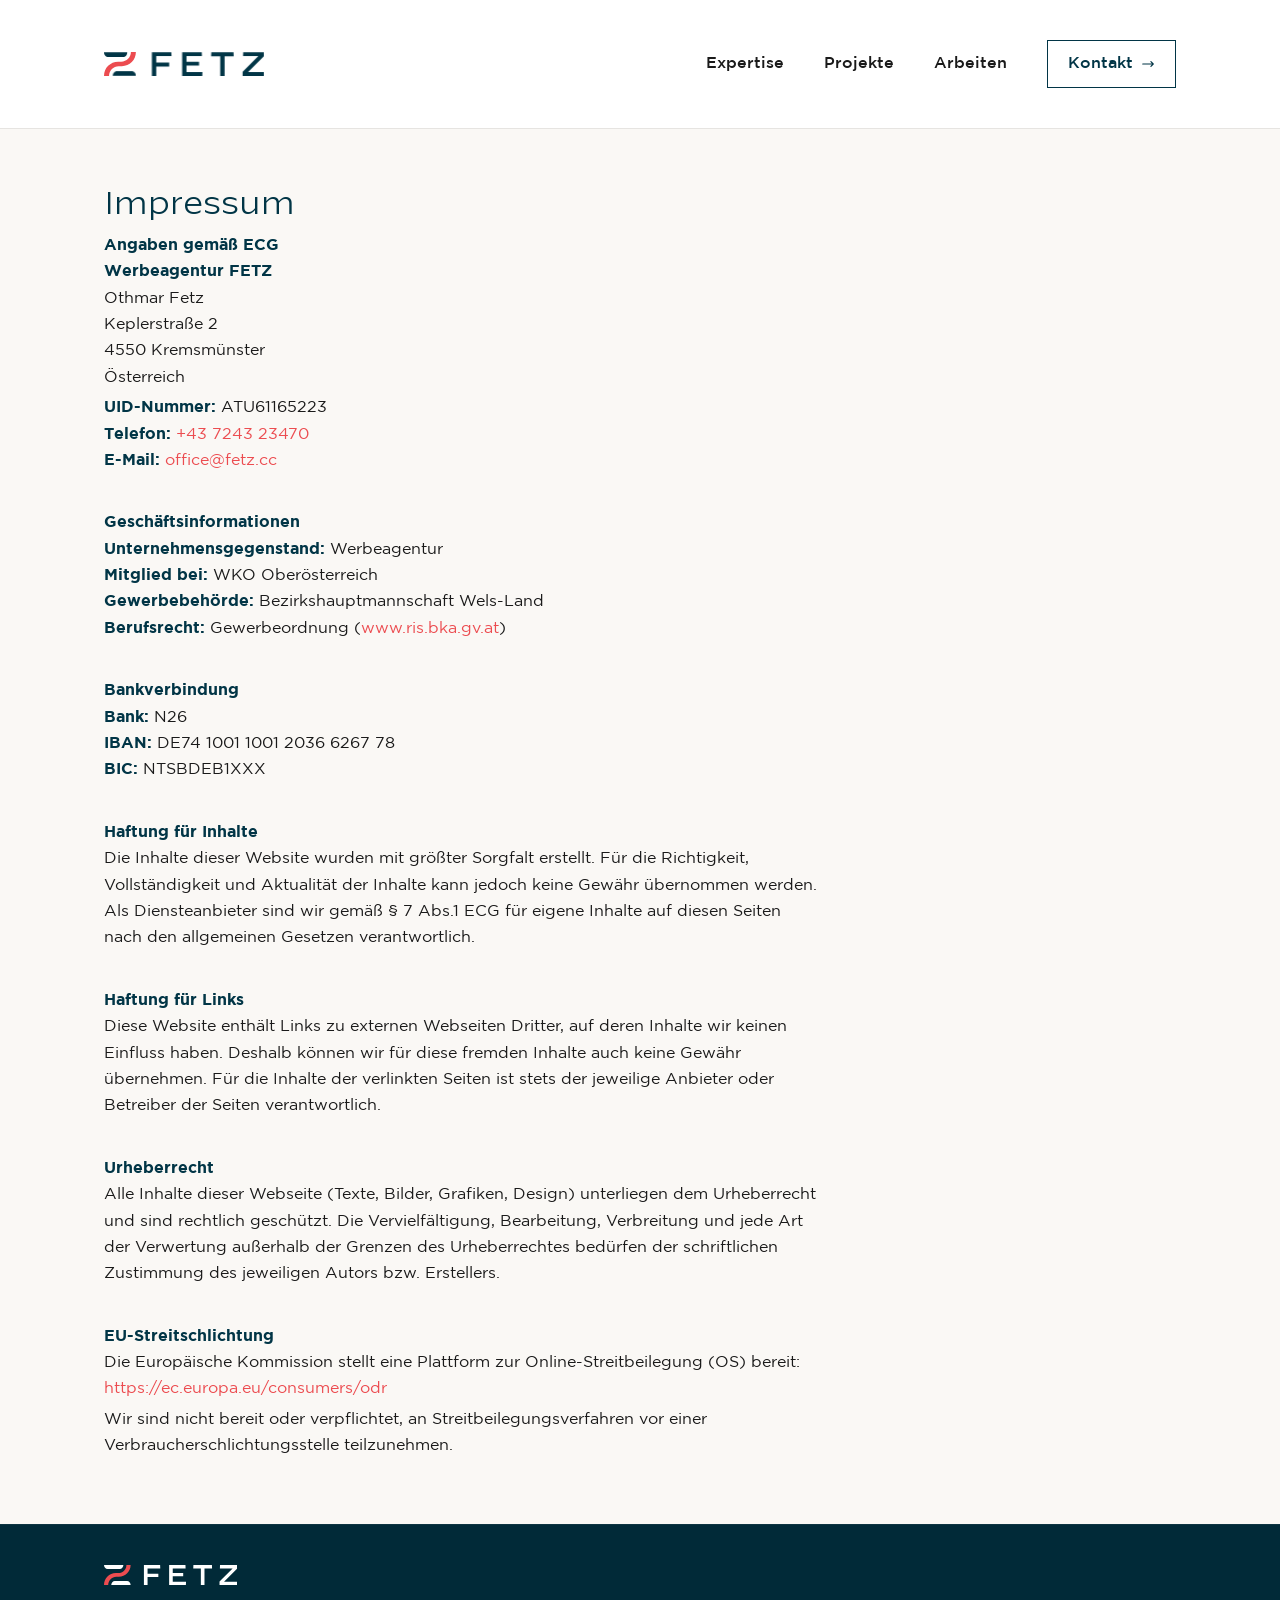
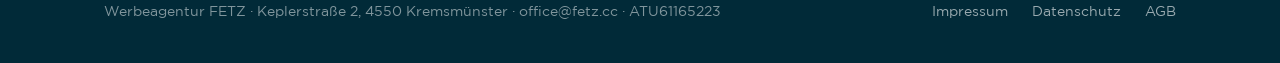
<file: impressum.html>
<!DOCTYPE html>
<html lang="de">
<head>
  <meta charset="UTF-8">
  <meta name="viewport" content="width=device-width, initial-scale=1.0">
  <title>Impressum | Othmar Fetz</title>
  <meta name="description" content="Impressum der Werbeagentur FETZ - Othmar Fetz, Keplerstraße 2, 4550 Kremsmünster">
  <meta name="theme-color" content="#013546">
  <meta name="robots" content="noindex, follow">

  <link rel="preload" href="assets/fonts/Decimal-Light.woff2" as="font" type="font/woff2" crossorigin>
  <link rel="preload" href="assets/fonts/Gotham-Book.woff2" as="font" type="font/woff2" crossorigin>
  <link rel="stylesheet" href="css/style.css">
  <link rel="stylesheet" href="css/legal.css">
  <!-- Logo-Animation. Inline, damit beim ersten Zeichnen nicht kurz das fertige
       Logo aufblitzt. Erzeugt aus "FETZ Personal Brand/Motion" — dort
       "npm run sync:websites", nicht hier von Hand ändern. -->
  <!-- fetz-logo:script:start -->
<script>try{if(sessionStorage.getItem('fetzLogo'))document.documentElement.className+=' fetz-logo-static';else sessionStorage.setItem('fetzLogo','1')}catch(e){}</script>
          <!-- fetz-logo:script:end -->
  <style>
  /* fetz-logo:style:start */
/* ---------------------------------------------------------------------------
   Logo-Animation im Header — erzeugt von Motion/export-web.mjs.
   Nicht von Hand ändern: Timing in Motion/src/derweg-timing.ts (HEADER),
   Geometrie in Motion/src/icon-geometry.ts. Neu bauen mit "npm run export:web".

   Läuft einmal pro Sitzung. Das Inline-Script im <head> setzt bei jedem
   weiteren Seitenaufbau .fetz-logo-static auf <html>, dann steht das Logo
   sofort — ohne Flackern, weil die Klasse vor dem ersten Zeichnen da ist.
   --------------------------------------------------------------------------- */

.fetz-logo__bar-top,
.fetz-logo__bar-bottom {
  animation-duration: 1.067s;
  animation-timing-function: linear(0, 0.024, 0.0828, 0.1609, 0.2479, 0.3365, 0.4222, 0.5022, 0.5751, 0.6403, 0.6975, 0.7473, 0.7901, 0.8265, 0.8574, 0.8833, 0.9048, 0.9228, 0.9376, 0.9497, 0.9596, 0.9677, 0.9743, 0.9796, 0.9839, 0.9873, 0.99, 0.9922, 0.9939, 0.9953, 0.9964, 0.9972, 0.9979, 0.9984, 0.9988, 0.9991, 0.9993, 0.9995, 0.9996, 0.9997, 0.9998);
  animation-fill-mode: both;
}
.fetz-logo__bar-top    { animation-name: fetz-logo-in-right; animation-delay: 0.45s; }
.fetz-logo__bar-bottom { animation-name: fetz-logo-in-left;  animation-delay: 0.59s; }

.fetz-logo__reveal {
  stroke-dasharray: 304.6006;
  animation: fetz-logo-draw 1.05s cubic-bezier(0.35, 0, 0.25, 1) 0.87s both;
}

/* Buchstaben kommen nach dem Icon, einer nach dem anderen. */
.fetz-logo__letter {
  animation: fetz-logo-letter 0.42s cubic-bezier(0.2, 0, 0.2, 1) both;
  animation-delay: calc(1.6s + var(--i) * 0.075s);
}

@keyframes fetz-logo-in-right { from { transform: translateX(260px); } to { transform: none; } }
@keyframes fetz-logo-in-left  { from { transform: translateX(-260px); } to { transform: none; } }
@keyframes fetz-logo-draw     { from { stroke-dashoffset: 304.6006; } to { stroke-dashoffset: 0; } }
@keyframes fetz-logo-letter   { from { opacity: 0; transform: translateX(-2px); } to { opacity: 1; transform: none; } }

/* Zweiter Seitenaufbau, oder wer keine Bewegung will: fertiges Logo, sofort. */
.fetz-logo-static .fetz-logo__bar-top,
.fetz-logo-static .fetz-logo__bar-bottom,
.fetz-logo-static .fetz-logo__letter,
.fetz-logo-static .fetz-logo__reveal { animation: none; }
.fetz-logo-static .fetz-logo__reveal { stroke-dashoffset: 0; }

@media (prefers-reduced-motion: reduce) {
  .fetz-logo__bar-top,
  .fetz-logo__bar-bottom,
  .fetz-logo__letter,
  .fetz-logo__reveal { animation: none; }
  .fetz-logo__reveal { stroke-dashoffset: 0; }
}
  /* fetz-logo:style:end */
  </style>

  <link rel="icon" type="image/svg+xml" href="assets/images/favicon.svg">

  <!-- Google tag (gtag.js) -->
  <script async src="https://www.googletagmanager.com/gtag/js?id=G-837SD28H3S"></script>
  <script>
    window.dataLayer = window.dataLayer || [];
    function gtag(){dataLayer.push(arguments);}
    gtag('js', new Date());
    gtag('config', 'G-837SD28H3S');
  </script>
  <link rel="canonical" href="https://fetz.cc/impressum">
</head>
<body>

  <!-- Header -->
  <header class="header is-scrolled" id="header">
    <div class="header__inner">
      <a href="./" class="header__logo" aria-label="FETZ">
        <!-- fetz-logo:markup:start -->
<svg class="fetz-logo" viewBox="0 0 175.53 26.31" aria-hidden="true">
            <polygon class="fetz-logo__letter" style="--i:0" fill="currentColor" points="52.52 .14 73.83 .14 74.02 4.47 57.31 4.47 57.31 11.54 71.48 11.54 71.48 15.84 57.31 15.84 57.31 26.3 52.52 26.3 52.52 .14"/>
            <polygon class="fetz-logo__letter" style="--i:1" fill="currentColor" points="85.69 .14 107.18 .14 107.33 4.47 90.44 4.47 90.44 10.6 104.19 10.6 104.19 14.9 90.44 14.9 90.44 21.97 107.93 21.97 107.74 26.3 85.69 26.3 85.69 .14"/>
            <polygon class="fetz-logo__letter" style="--i:2" fill="currentColor" points="127.41 4.55 117.43 4.55 117.62 .14 141.99 .14 142.18 4.55 132.2 4.55 132.2 26.3 127.41 26.3 127.41 4.55"/>
            <polygon class="fetz-logo__letter" style="--i:3" fill="currentColor" points="151.98 21.71 169.21 4.47 152.46 4.47 152.61 .14 175.53 .14 175.53 4.28 157.92 21.97 175.53 21.97 175.53 26.3 151.98 26.3 151.98 21.71"/>
            <g transform="scale(0.1459154)">
              <mask id="fetz-logo-reveal" maskUnits="userSpaceOnUse" x="-40" y="-40" width="320" height="260">
                <path class="fetz-logo__reveal" d="M221.150 0.000 C221.150 49.457 181.057 89.550 131.600 89.550 L108.400 90.760 C58.943 90.760 18.850 130.853 18.850 180.310" fill="none" stroke="#fff"
                      stroke-width="60" stroke-linecap="butt" stroke-linejoin="round" stroke-dashoffset="304.6006"/>
              </mask>
              <!-- Begrenzt das Icon auf seine eigene Box: die Balken sind vor dem
                   Einfahren unsichtbar und laufen dem Schriftzug nicht ins Gehege.
                   Oben und unten etwas Luft gegen angeschnittene Kanten. -->
              <clipPath id="fetz-logo-box">
                <rect x="0" y="-3" width="240" height="186.31"/>
              </clipPath>
              <g clip-path="url(#fetz-logo-box)">
                <g class="fetz-logo__bar-top"><path d="M31.799 36.8712H142.616C160.16 36.8712 174.415 20.7661 174.415 0.960266H0C0 20.7661 14.2547 36.8712 31.799 36.8712Z" fill="currentColor"/></g>
                <path d="M202.17 0.000793457C202.17 20.0807 194.015 38.4474 180.857 51.6056C167.698 64.7638 149.537 72.9191 129.457 72.9191H120H106.225C76.8932 72.9191 50.3712 84.7752 31.1136 103.964C11.8561 123.29 0 150.977 0 180.309H37.8298C37.8298 160.229 45.9852 140.903 59.1433 127.745C72.3015 114.587 90.4626 106.431 110.543 106.431H120H133.775C163.107 106.431 189.629 94.5753 208.886 75.3863C228.144 56.1287 240 29.4011 240 0.0693257H202.17V0.000793457Z" fill="#EC4C50" mask="url(#fetz-logo-reveal)"/>
                <g class="fetz-logo__bar-bottom"><path d="M97.3844 144.398H208.201C225.745 144.398 240 160.503 240 180.309H65.5854C65.5854 160.503 79.8401 144.398 97.3844 144.398Z" fill="currentColor"/></g>
              </g>
            </g>
          </svg>
          <!-- fetz-logo:markup:end -->
      </a>

      <nav class="nav" id="nav">
        <div class="nav__inner">
          <a href="./#expertise" class="nav__link">Expertise</a>
          <a href="./#produkte" class="nav__link">Projekte</a>
          <a href="./#projekte" class="nav__link">Arbeiten</a>
          <a href="./#kontakt" class="nav__cta">
            Kontakt
            <svg viewBox="0 0 24 24" fill="none" stroke="currentColor" stroke-width="2">
              <path stroke-linecap="round" stroke-linejoin="round" d="M17 8l4 4m0 0l-4 4m4-4H3"/>
            </svg>
          </a>
        </div>
      </nav>

      <button class="menu-toggle" id="menuToggle" aria-label="Menü">
        <span class="menu-toggle__line"></span>
        <span class="menu-toggle__line"></span>
      </button>
    </div>
  </header>

  <!-- Mobile Navigation -->
  <div class="mobile-nav" id="mobileNav" aria-hidden="true">
    <div class="mobile-nav__bg"></div>
    <nav class="mobile-nav__content">
      <a href="./#expertise" class="mobile-nav__link">Expertise</a>
      <a href="./#produkte" class="mobile-nav__link">Projekte</a>
      <a href="./#projekte" class="mobile-nav__link">Arbeiten</a>
      <a href="./#kontakt" class="mobile-nav__link mobile-nav__link--cta">Kontakt</a>
    </nav>
  </div>

  <main class="legal">
    <div class="container">
      <h1>Impressum</h1>

      <section class="legal__section">
        <h2>Angaben gemäß ECG</h2>
        <p>
          <strong>Werbeagentur FETZ</strong><br>
          Othmar Fetz<br>
          Keplerstraße 2<br>
          4550 Kremsmünster<br>
          Österreich
        </p>
        <p>
          <strong>UID-Nummer:</strong> ATU61165223<br>
          <strong>Telefon:</strong> <a href="tel:+43724323470">+43 7243 23470</a><br>
          <strong>E-Mail:</strong> <a href="mailto:office@fetz.cc">office@fetz.cc</a>
        </p>
      </section>

      <section class="legal__section">
        <h2>Geschäftsinformationen</h2>
        <p>
          <strong>Unternehmensgegenstand:</strong> Werbeagentur<br>
          <strong>Mitglied bei:</strong> WKO Oberösterreich<br>
          <strong>Gewerbebehörde:</strong> Bezirkshauptmannschaft Wels-Land<br>
          <strong>Berufsrecht:</strong> Gewerbeordnung (<a href="https://www.ris.bka.gv.at" target="_blank" rel="noopener">www.ris.bka.gv.at</a>)
        </p>
      </section>

      <section class="legal__section">
        <h2>Bankverbindung</h2>
        <p>
          <strong>Bank:</strong> N26<br>
          <strong>IBAN:</strong> DE74 1001 1001 2036 6267 78<br>
          <strong>BIC:</strong> NTSBDEB1XXX
        </p>
      </section>

      <section class="legal__section">
        <h2>Haftung für Inhalte</h2>
        <p>
          Die Inhalte dieser Website wurden mit größter Sorgfalt erstellt. Für die Richtigkeit, Vollständigkeit und Aktualität der Inhalte kann jedoch keine Gewähr übernommen werden. Als Diensteanbieter sind wir gemäß § 7 Abs.1 ECG für eigene Inhalte auf diesen Seiten nach den allgemeinen Gesetzen verantwortlich.
        </p>
      </section>

      <section class="legal__section">
        <h2>Haftung für Links</h2>
        <p>
          Diese Website enthält Links zu externen Webseiten Dritter, auf deren Inhalte wir keinen Einfluss haben. Deshalb können wir für diese fremden Inhalte auch keine Gewähr übernehmen. Für die Inhalte der verlinkten Seiten ist stets der jeweilige Anbieter oder Betreiber der Seiten verantwortlich.
        </p>
      </section>

      <section class="legal__section">
        <h2>Urheberrecht</h2>
        <p>
          Alle Inhalte dieser Webseite (Texte, Bilder, Grafiken, Design) unterliegen dem Urheberrecht und sind rechtlich geschützt. Die Vervielfältigung, Bearbeitung, Verbreitung und jede Art der Verwertung außerhalb der Grenzen des Urheberrechtes bedürfen der schriftlichen Zustimmung des jeweiligen Autors bzw. Erstellers.
        </p>
      </section>

      <section class="legal__section">
        <h2>EU-Streitschlichtung</h2>
        <p>
          Die Europäische Kommission stellt eine Plattform zur Online-Streitbeilegung (OS) bereit: <a href="https://ec.europa.eu/consumers/odr" target="_blank" rel="noopener">https://ec.europa.eu/consumers/odr</a>
        </p>
        <p>
          Wir sind nicht bereit oder verpflichtet, an Streitbeilegungsverfahren vor einer Verbraucherschlichtungsstelle teilzunehmen.
        </p>
      </section>

    </div>
  </main>

  <!-- Footer -->
  <footer class="footer">
    <div class="container">
      <div class="footer__inner">
        <div class="footer__left">
          <a href="./" class="footer__logo" aria-label="FETZ">
            <!-- fetz-logo:markup-static:start -->
<svg class="fetz-logo" viewBox="0 0 175.53 26.31" aria-hidden="true">
            <polygon fill="currentColor" points="52.52 .14 73.83 .14 74.02 4.47 57.31 4.47 57.31 11.54 71.48 11.54 71.48 15.84 57.31 15.84 57.31 26.3 52.52 26.3 52.52 .14"/>
            <polygon fill="currentColor" points="85.69 .14 107.18 .14 107.33 4.47 90.44 4.47 90.44 10.6 104.19 10.6 104.19 14.9 90.44 14.9 90.44 21.97 107.93 21.97 107.74 26.3 85.69 26.3 85.69 .14"/>
            <polygon fill="currentColor" points="127.41 4.55 117.43 4.55 117.62 .14 141.99 .14 142.18 4.55 132.2 4.55 132.2 26.3 127.41 26.3 127.41 4.55"/>
            <polygon fill="currentColor" points="151.98 21.71 169.21 4.47 152.46 4.47 152.61 .14 175.53 .14 175.53 4.28 157.92 21.97 175.53 21.97 175.53 26.3 151.98 26.3 151.98 21.71"/>
            <g transform="scale(0.1459154)">
              <path d="M31.799 36.8712H142.616C160.16 36.8712 174.415 20.7661 174.415 0.960266H0C0 20.7661 14.2547 36.8712 31.799 36.8712Z" fill="currentColor"/>
              <path d="M202.17 0.000793457C202.17 20.0807 194.015 38.4474 180.857 51.6056C167.698 64.7638 149.537 72.9191 129.457 72.9191H120H106.225C76.8932 72.9191 50.3712 84.7752 31.1136 103.964C11.8561 123.29 0 150.977 0 180.309H37.8298C37.8298 160.229 45.9852 140.903 59.1433 127.745C72.3015 114.587 90.4626 106.431 110.543 106.431H120H133.775C163.107 106.431 189.629 94.5753 208.886 75.3863C228.144 56.1287 240 29.4011 240 0.0693257H202.17V0.000793457Z" fill="#EC4C50"/>
              <path d="M97.3844 144.398H208.201C225.745 144.398 240 160.503 240 180.309H65.5854C65.5854 160.503 79.8401 144.398 97.3844 144.398Z" fill="currentColor"/>
            </g>
          </svg>
          <!-- fetz-logo:markup-static:end -->
          </a>
          <div class="footer__info">
            <p class="footer__line">Werbeagentur FETZ · Keplerstraße 2, 4550 Kremsmünster · <a href="mailto:office@fetz.cc">office@fetz.cc</a> · ATU61165223</p>
          </div>
        </div>
        <nav class="footer__links">
          <a href="impressum.html" class="footer__link">Impressum</a>
          <a href="datenschutz.html" class="footer__link">Datenschutz</a>
          <a href="agb.html" class="footer__link">AGB</a>
        </nav>
      </div>
    </div>
  </footer>

  <script src="js/main.js" defer></script>

</body>
</html>
</file>
<file: css/style.css>
/* ==========================================================================
   FETZ – Design System
   ========================================================================== */

@import 'fonts.css';

/* --------------------------------------------------------------------------
   Design Tokens
   -------------------------------------------------------------------------- */
:root {
  /* Colors */
  --color-primary: #013546;
  --color-accent: #ec4c50;
  --color-green: #b5d634;
  --color-cream: #faf8f5;
  --color-white: #ffffff;
  --color-text: #1a1a1a;
  --color-text-muted: #666666;

  /* Typography – Consistent Scale */
  --font-display: 'Decimal', Georgia, serif;
  --font-body: 'Gotham', -apple-system, BlinkMacSystemFont, sans-serif;

  --text-xs: 0.875rem;     /* 14px */
  --text-sm: 1rem;         /* 16px */
  --text-base: 1.125rem;   /* 18px */
  --text-lg: 1.25rem;      /* 20px */
  --text-xl: 1.5rem;       /* 24px */
  --text-2xl: 2rem;        /* 32px */
  --text-3xl: 2.5rem;      /* 40px */
  --text-4xl: 3.5rem;      /* 56px */

  /* Spacing – Mehr Luft */
  --space-1: 0.25rem;      /* 4px */
  --space-2: 0.5rem;       /* 8px */
  --space-3: 1rem;         /* 16px */
  --space-4: 1.5rem;       /* 24px */
  --space-5: 2.5rem;       /* 40px */
  --space-6: 4rem;         /* 64px */
  --space-7: 6rem;         /* 96px */
  --space-8: 8rem;         /* 128px */
  --space-9: 10rem;        /* 160px */

  /* Layout */
  --container-max: 1200px;
  --container-padding: clamp(1.5rem, 5vw, 4rem);
  --grid-gap: var(--space-3);

  /* Transitions */
  --ease: cubic-bezier(0.25, 1, 0.5, 1);
  --duration: 0.3s;
}

/* --------------------------------------------------------------------------
   Reset
   -------------------------------------------------------------------------- */
*, *::before, *::after {
  box-sizing: border-box;
  margin: 0;
  padding: 0;
}

html {
  font-size: 16px;
  scroll-behavior: smooth;
  -webkit-font-smoothing: antialiased;
  scroll-padding-top: 100px;
}

body {
  font-family: var(--font-body);
  font-size: var(--text-base);
  font-weight: 400;
  line-height: 1.6;
  color: var(--color-text);
  background-color: var(--color-white);
}

img, svg {
  display: block;
  max-width: 100%;
}

a {
  color: inherit;
  text-decoration: none;
}

button {
  font: inherit;
  cursor: pointer;
  border: none;
  background: none;
}

::selection {
  background-color: var(--color-primary);
  color: var(--color-white);
}

:focus-visible {
  outline: 2px solid var(--color-accent);
  outline-offset: 2px;
}

/* --------------------------------------------------------------------------
   Typography
   -------------------------------------------------------------------------- */
h1, h2, h3, h4 {
  font-family: var(--font-display);
  font-weight: 300;
  line-height: 1.15;
  color: var(--color-primary);
}

h1 { font-size: clamp(var(--text-2xl), 4vw, var(--text-3xl)); }
h2 { font-size: var(--text-xl); }
h3 { font-size: var(--text-lg); }

p {
  max-width: 65ch;
}

/* --------------------------------------------------------------------------
   Layout System
   -------------------------------------------------------------------------- */
.container {
  width: 100%;
  max-width: var(--container-max);
  margin: 0 auto;
  padding: 0 var(--container-padding);
}

section {
  padding: var(--space-8) 0;
}

/* Grid */
.grid {
  display: grid;
  gap: var(--space-5);
}

.grid-2 {
  grid-template-columns: 1fr;
}

@media (min-width: 768px) {
  .grid-2 {
    grid-template-columns: repeat(2, 1fr);
  }
}

.grid-4 {
  grid-template-columns: 1fr;
}

@media (min-width: 600px) {
  .grid-4 {
    grid-template-columns: repeat(2, 1fr);
  }
}

/* --------------------------------------------------------------------------
   Scroll Progress
   -------------------------------------------------------------------------- */
.scroll-progress {
  position: fixed;
  top: 0;
  left: 0;
  height: 2px;
  background: var(--color-accent);
  transform-origin: left;
  z-index: 1000;
  animation: scroll-progress linear;
  animation-timeline: scroll();
}

@keyframes scroll-progress {
  from { transform: scaleX(0); }
  to { transform: scaleX(1); }
}

/* --------------------------------------------------------------------------
   Header
   -------------------------------------------------------------------------- */
.header {
  position: fixed;
  top: 0;
  left: 0;
  right: 0;
  z-index: 100;
  padding: var(--space-5) 0;
  transition: all var(--duration) var(--ease);
}

.header.is-scrolled {
  padding: var(--space-3) 0;
  background: rgba(255, 255, 255, 0.95);
  backdrop-filter: blur(20px);
  box-shadow: 0 1px 0 rgba(0,0,0,0.05);
}

.header__inner {
  display: flex;
  align-items: center;
  justify-content: space-between;
  max-width: var(--container-max);
  margin: 0 auto;
  padding: 0 var(--container-padding);
}

.header__logo {
  color: var(--color-white);
  transition: color var(--duration);
}

.header.is-scrolled .header__logo {
  color: var(--color-primary);
}

.header__logo svg {
  height: 24px;
  width: auto;
}

/* Navigation */
.nav {
  display: none;
}

@media (min-width: 900px) {
  .nav {
    display: block;
  }
}

.nav__inner {
  display: flex;
  align-items: center;
  gap: var(--space-5);
}

.nav__link {
  position: relative;
  font-size: var(--text-sm);
  font-weight: 500;
  color: var(--color-white);
  transition: color var(--duration);
}

.header.is-scrolled .nav__link {
  color: var(--color-text);
}

.nav__link:hover {
  color: var(--color-white);
}

.header.is-scrolled .nav__link:hover {
  color: var(--color-primary);
}

.nav__link::after {
  content: '';
  position: absolute;
  bottom: -4px;
  left: 0;
  width: 100%;
  height: 1px;
  background: var(--color-accent);
  transform: scaleX(0);
  transition: transform var(--duration) var(--ease);
}

.nav__link:hover::after {
  transform: scaleX(1);
}

.nav__cta {
  display: inline-flex;
  align-items: center;
  gap: 0.5rem;
  padding: 0.625rem 1.25rem;
  font-size: var(--text-sm);
  font-weight: 500;
  color: var(--color-white);
  background: transparent;
  border: 1px solid rgba(255, 255, 255, 0.4);
  transition: border-color var(--duration), color var(--duration);
}

.nav__cta:hover {
  border-color: var(--color-accent);
  color: var(--color-accent);
}

.nav__cta svg {
  width: 14px;
  height: 14px;
}

.header.is-scrolled .nav__cta {
  color: var(--color-primary);
  border-color: var(--color-primary);
}

.header.is-scrolled .nav__cta:hover {
  border-color: var(--color-accent);
  color: var(--color-accent);
}

/* Mobile Menu Toggle */
.menu-toggle {
  position: relative;
  z-index: 101;
  display: flex;
  flex-direction: column;
  justify-content: center;
  gap: 6px;
  width: 40px;
  height: 40px;
  padding: 8px;
}

@media (min-width: 900px) {
  .menu-toggle {
    display: none;
  }
}

.menu-toggle__line {
  width: 100%;
  height: 2px;
  background: var(--color-white);
  transition: all var(--duration) var(--ease);
}

.header.is-scrolled .menu-toggle__line {
  background: var(--color-primary);
}

.menu-toggle.is-active .menu-toggle__line:first-child {
  transform: translateY(4px) rotate(45deg);
}

.menu-toggle.is-active .menu-toggle__line:last-child {
  transform: translateY(-4px) rotate(-45deg);
}

/* When mobile menu is open, make toggle and logo visible on white background */
.menu-toggle.is-active .menu-toggle__line {
  background: var(--color-primary);
}

.header:has(.menu-toggle.is-active) .header__logo {
  color: var(--color-primary);
}

/* Fallback: also use a class that JS can add */
.header.menu-open .header__logo {
  color: var(--color-primary);
}

.header.menu-open .menu-toggle__line {
  background: var(--color-primary);
}

/* Mobile Navigation */
.mobile-nav {
  position: fixed;
  inset: 0;
  z-index: 99;
  pointer-events: none;
}

.mobile-nav.is-open {
  pointer-events: auto;
}

.mobile-nav__bg {
  position: absolute;
  inset: 0;
  background: var(--color-white);
  opacity: 0;
  transition: opacity var(--duration);
}

.mobile-nav.is-open .mobile-nav__bg {
  opacity: 1;
}

.mobile-nav__content {
  position: absolute;
  inset: 0;
  display: flex;
  flex-direction: column;
  align-items: center;
  justify-content: center;
  gap: var(--space-4);
  opacity: 0;
  transform: translateY(20px);
  transition: all var(--duration) var(--ease);
}

.mobile-nav.is-open .mobile-nav__content {
  opacity: 1;
  transform: translateY(0);
}

.mobile-nav__link {
  font-family: var(--font-display);
  font-size: var(--text-2xl);
  color: var(--color-primary);
}

.mobile-nav__link--cta {
  color: var(--color-accent);
}

/* --------------------------------------------------------------------------
   Hero – Fullscreen Background Portrait
   -------------------------------------------------------------------------- */
.hero {
  position: relative;
  background-color: var(--color-primary);
  overflow: hidden;
}

.hero__bg {
  position: absolute;
  inset: 0;
  z-index: 1;
  background: var(--color-primary);
}

.hero__bg::after {
  content: '';
  position: absolute;
  inset: 0;
  background: var(--color-primary);
  opacity: 0.7;
  mix-blend-mode: multiply;
}

.hero__bg img {
  width: 100%;
  height: 100%;
  object-fit: cover;
  object-position: center top;
  filter: grayscale(100%) contrast(0.9) brightness(1.25);
}

@media (max-width: 768px) {
  .hero__bg img {
    object-position: 75% top;
  }
}

.hero__content {
  position: relative;
  z-index: 2;
  display: flex;
  flex-direction: column;
  align-items: flex-start;
  justify-content: center;
  text-align: left;
  max-width: var(--container-max);
  margin: 0 auto;
  padding: var(--space-6) var(--container-padding) var(--space-6);
  padding-top: calc(80px + var(--space-5));
}

.hero__name {
  font-size: var(--text-xs);
  font-weight: 600;
  letter-spacing: 0.2em;
  text-transform: uppercase;
  color: var(--color-accent);
  margin-bottom: var(--space-4);
}

.hero__headline {
  font-size: clamp(2.5rem, 7vw, 5rem);
  color: var(--color-white);
  margin-bottom: var(--space-5);
}

.hero__subline {
  font-size: clamp(1.25rem, 2.5vw, 1.5rem);
  line-height: 1.6;
  color: rgba(255, 255, 255, 0.8);
  max-width: 500px;
}

/* --------------------------------------------------------------------------
   Section Headers
   -------------------------------------------------------------------------- */
.section-header {
  margin-bottom: var(--space-6);
}

.section-label {
  display: block;
  font-size: var(--text-xs);
  font-weight: 600;
  letter-spacing: 0.15em;
  text-transform: uppercase;
  color: var(--color-accent);
  margin-bottom: var(--space-2);
}

.section-title {
  font-size: var(--text-xl);
}

/* --------------------------------------------------------------------------
   Expertise Section (Alternating Layout)
   -------------------------------------------------------------------------- */
.expertise {
  background: var(--color-cream);
  padding: 0 0 var(--space-8) 0;
}

.expertise__header {
  padding: var(--space-8) 0 var(--space-6) 0;
  text-align: center;
}

.expertise__item {
  display: grid;
  grid-template-columns: 1fr 1fr;
  min-height: 500px;
  margin-bottom: var(--space-6);
  max-width: var(--container-max);
  margin-left: auto;
  margin-right: auto;
}

.expertise__item[data-reveal] {
  opacity: 0;
  transform: translateY(40px);
  transition: opacity 0.8s cubic-bezier(0.25, 1, 0.5, 1), transform 0.8s cubic-bezier(0.25, 1, 0.5, 1);
}

.expertise__item[data-reveal].is-visible {
  opacity: 1;
  transform: translateY(0);
}

.expertise__item:last-child {
  margin-bottom: 0;
}

.expertise__item:nth-child(odd) .expertise__image {
  order: 1;
}

.expertise__item:nth-child(odd) .expertise__content {
  order: 2;
}

.expertise__item:nth-child(even) .expertise__image {
  order: 2;
}

.expertise__item:nth-child(even) .expertise__content {
  order: 1;
}

.expertise__image {
  background-size: cover;
  background-position: center;
  position: relative;
  overflow: hidden;
  cursor: ew-resize;
}

.expertise__image-slide {
  position: absolute;
  inset: 0;
  background-size: cover;
  background-position: center;
  opacity: 0;
  transition: opacity 0.3s ease;
}

.expertise__image-slide.is-active {
  opacity: 1;
}

.expertise__content {
  background: var(--color-white);
  padding: var(--space-6);
  display: flex;
  flex-direction: column;
  justify-content: center;
  align-items: flex-start;
}

.expertise__logo {
  height: 26px;
  width: auto;
  margin-bottom: var(--space-4);
  display: block;
}

.expertise__logo--coding {
  height: 38px;
}

.expertise__logo--foto {
  height: 20px;
}

.expertise__title {
  font-family: var(--font-display);
  font-size: var(--text-xl);
  font-weight: 400;
  line-height: 1.3;
  color: var(--color-primary);
  margin: 0 0 var(--space-3) 0;
}

.expertise__text {
  font-size: var(--text-base);
  line-height: 1.6;
  color: var(--color-text);
  margin-bottom: var(--space-3);
}

.expertise__benefits {
  list-style: none;
  margin: 0 0 var(--space-3) 0;
  padding: 0;
}

.expertise__benefits li {
  position: relative;
  padding-left: 1.125rem;
  margin-bottom: var(--space-2);
  font-size: 1rem;
  line-height: 1.6;
}

.expertise__benefits li::before {
  content: '';
  position: absolute;
  left: 0;
  top: 0.55em;
  width: 10px;
  height: 8px;
  background: url('data:image/svg+xml;utf8,<svg xmlns="http://www.w3.org/2000/svg" viewBox="0 0 35.02 26.31"><path fill="%23ec4c50" d="M29.5,0c0,2.93-1.19,5.61-3.11,7.53s-4.57,3.11-7.5,3.11h-1.38s-2.01,0-2.01,0c-4.28,0-8.15,1.73-10.96,4.53C1.73,17.99,0,22.03,0,26.31h5.52c0-2.93,1.19-5.75,3.11-7.67s4.57-3.11,7.5-3.11h1.38s2.01,0,2.01,0c4.28,0,8.15-1.73,10.96-4.53,2.81-2.81,4.54-6.71,4.54-10.99h-5.52Z"/></svg>') no-repeat center;
  background-size: contain;
}

.expertise__link {
  display: inline-flex;
  align-items: center;
  gap: 0.5rem;
  font-size: 0.875rem;
  font-weight: 500;
  color: var(--color-accent);
  text-decoration: none;
  transition: gap var(--duration);
}

.expertise__link:hover {
  gap: 0.75rem;
}

/* Mobile */
@media (max-width: 768px) {
  .expertise__header {
    padding: var(--space-6) 0 var(--space-5) 0;
  }

  .expertise__item {
    grid-template-columns: 1fr;
    min-height: auto;
    margin-bottom: var(--space-6);
  }

  .expertise__item:last-child {
    margin-bottom: 0;
  }

  .expertise__item:nth-child(odd) .expertise__image,
  .expertise__item:nth-child(even) .expertise__image {
    order: 1;
    height: 200px;
    min-height: unset;
  }

  .expertise__item:nth-child(odd) .expertise__content,
  .expertise__item:nth-child(even) .expertise__content {
    order: 2;
  }

  .expertise__content {
    background: transparent;
    padding: var(--space-4) var(--container-padding);
  }

  .expertise__logo {
    height: 26px;
    margin-bottom: var(--space-3);
  }

  .expertise__text {
    font-size: var(--text-sm);
    margin-bottom: var(--space-3);
  }

  .expertise__benefits {
    display: none;
  }

  .expertise__title {
    font-size: var(--text-lg);
    margin-bottom: var(--space-2);
  }
}

/* --------------------------------------------------------------------------
   About Section
   -------------------------------------------------------------------------- */
.about {
  background: var(--color-white);
  padding: var(--space-8) 0;
}

.about__grid {
  display: grid;
  grid-template-columns: 1fr;
  gap: var(--space-6);
  align-items: center;
}

@media (min-width: 768px) {
  .about__grid {
    grid-template-columns: 1fr 1fr;
    gap: var(--space-7);
  }
}

.about__content {
  max-width: 540px;
}

.about__title {
  font-family: var(--font-display);
  font-size: var(--text-2xl);
  font-weight: 400;
  color: var(--color-primary);
  margin-bottom: var(--space-4);
}

.about__text p {
  font-size: var(--text-base);
  line-height: 1.7;
  color: var(--color-text);
  margin-bottom: var(--space-3);
}

.about__text p:last-child {
  margin-bottom: 0;
}

.about__text strong {
  color: var(--color-primary);
}

/* About Toggle (Mobile only) */
.about__toggle {
  display: none;
  align-items: center;
  gap: 0.5rem;
  margin-top: var(--space-3);
  font-size: var(--text-sm);
  font-weight: 500;
  color: var(--color-accent);
  background: none;
  border: none;
  cursor: pointer;
  padding: 0;
}

.about__toggle-less {
  display: none;
}

.about__toggle[aria-expanded="true"] .about__toggle-more {
  display: none;
}

.about__toggle[aria-expanded="true"] .about__toggle-less {
  display: inline;
}

@media (max-width: 600px) {
  .about__more {
    display: none;
  }

  .about__more.is-expanded {
    display: block;
  }

  .about__toggle {
    display: inline-flex;
  }
}

.about__image {
  position: relative;
  aspect-ratio: 3/4;
  overflow: hidden;
  cursor: ew-resize;
}

.about__image-slide {
  position: absolute;
  inset: 0;
  background-size: cover;
  background-position: center;
  opacity: 0;
  transition: opacity 0.3s ease;
}

.about__image-slide.is-active {
  opacity: 1;
}

@media (max-width: 767px) {
  .about__grid {
    gap: var(--space-5);
  }

  .about__content {
    order: 1;
  }

  .about__image {
    order: 2;
    max-width: 100%;
    margin: 0;
    aspect-ratio: 3/4;
  }
}

/* --------------------------------------------------------------------------
   Eigene Produkte
   -------------------------------------------------------------------------- */
.products {
  background: var(--color-primary);
  padding: var(--space-8) 0;
}

.products .section-label {
  color: var(--color-green);
}

.products .section-title {
  color: var(--color-white);
}

.products__intro {
  max-width: 54ch;
  margin-top: var(--space-3);
  font-size: var(--text-base);
  line-height: 1.6;
  color: rgba(255, 255, 255, 0.75);
}

.products-list {
  display: grid;
  gap: var(--space-7);
  margin-top: var(--space-7);
}

.product-row {
  display: grid;
  gap: var(--space-4);
  align-items: center;
}

@media (min-width: 768px) {
  .product-row {
    grid-template-columns: 1.1fr 1fr;
    gap: var(--space-6);
  }

  .product-row:nth-child(even) {
    direction: rtl;
  }

  .product-row:nth-child(even) > * {
    direction: ltr;
  }
}

.product-row__media {
  aspect-ratio: 3 / 2;
  overflow: hidden;
  background: rgba(255, 255, 255, 0.05);
}

.product-row__media img {
  width: 100%;
  height: 100%;
  object-fit: cover;
  object-position: center;
  transition: transform 0.8s var(--ease);
}

.product-row:hover .product-row__media img {
  transform: scale(1.03);
}

.product-row__content {
  display: flex;
  flex-direction: column;
  align-items: flex-start;
}

.product-row__logo-wrap {
  display: inline-flex;
  align-items: center;
  gap: 0.7rem;
  margin-bottom: var(--space-4);
}

.product-row__logo {
  height: 26px;
  width: auto;
  max-width: 210px;
  margin-bottom: var(--space-4);
  filter: brightness(0) invert(1);
}

.product-row__logo-wrap .product-row__logo {
  margin-bottom: 0;
}

.product-row__logo--swagflow {
  filter: none;
}

.product-row__badge {
  display: inline-flex;
  align-items: center;
  padding: 0.18rem 0.5rem;
  font-size: 0.625rem;
  font-weight: 700;
  letter-spacing: 0.1em;
  text-transform: uppercase;
  color: var(--color-white);
  background: var(--color-accent);
}

.product-row__title {
  font-family: var(--font-display);
  font-size: var(--text-2xl);
  font-weight: 400;
  line-height: 1.18;
  color: var(--color-white);
  margin-bottom: var(--space-3);
}

.product-row__text {
  font-size: var(--text-base);
  line-height: 1.65;
  color: rgba(255, 255, 255, 0.8);
  margin-bottom: var(--space-4);
}


.product-row__link {
  display: inline-flex;
  align-items: center;
  gap: 0.45rem;
  font-size: 0.875rem;
  font-weight: 600;
  color: var(--color-accent);
  transition: gap var(--duration);
}

.product-row__link:hover {
  gap: 0.7rem;
}

.product-row__link svg {
  width: 13px;
  height: 13px;
}


/* --------------------------------------------------------------------------
   Projects Section
   -------------------------------------------------------------------------- */
.projects {
  background: var(--color-cream);
}

.projects-list {
  display: grid;
  gap: var(--space-7);
}

.project {
  display: grid;
  gap: var(--space-4);
  align-items: center;
}

@media (min-width: 768px) {
  .project {
    grid-template-columns: 1.2fr 1fr;
    gap: var(--space-5);
  }

  .project:nth-child(even) {
    direction: rtl;
  }

  .project:nth-child(even) > * {
    direction: ltr;
  }
}

.project__image {
  aspect-ratio: 3/2;
  overflow: hidden;
}

/* Bewegtbild in der Projektkachel. Nimmt dieselbe Fläche wie ein Foto —
   3:2, mittig beschnitten. Das kostet beim 1,91:1-Video rund 21 % der
   Breite, aber gleich große Kacheln sind hier wichtiger als der volle
   Ausschnitt; die Sperrung sitzt mittig und bleibt vollständig. */
.project__video {
  width: 100%;
  height: 100%;
  object-fit: cover;
  display: block;
}

.project__image-placeholder {
  width: 100%;
  height: 100%;
  display: flex;
  align-items: center;
  justify-content: center;
  font-size: var(--text-xs);
  color: rgba(255, 255, 255, 0.4);
  text-transform: uppercase;
  letter-spacing: 0.1em;
}

.project__client {
  font-size: var(--text-xs);
  font-weight: 600;
  letter-spacing: 0.1em;
  text-transform: uppercase;
  color: var(--color-accent);
  margin-bottom: var(--space-2);
}

.project__title {
  font-family: var(--font-display);
  font-size: var(--text-xl);
  font-weight: 400;
  color: var(--color-primary);
  margin-bottom: var(--space-3);
}

.project__text {
  font-size: var(--text-base);
  color: var(--color-text);
  line-height: 1.6;
  margin-bottom: var(--space-3);
}

.project__features {
  list-style: none;
  margin-bottom: var(--space-4);
}

.project__features li {
  position: relative;
  padding-left: 1.125rem;
  font-size: var(--text-sm);
  color: var(--color-text);
  margin-bottom: var(--space-2);
}

.project__features li::before {
  content: '';
  position: absolute;
  left: 0;
  top: 0.55em;
  width: 10px;
  height: 8px;
  background: url('../assets/images/tilde.svg') no-repeat center;
  background-size: contain;
}

.project__link {
  display: inline-flex;
  align-items: center;
  gap: 0.5rem;
  font-size: var(--text-xs);
  font-weight: 500;
  color: var(--color-primary);
  transition: gap var(--duration);
}

.project__link:hover {
  gap: 0.75rem;
}

.project__link svg {
  width: 14px;
  height: 14px;
}

/* --------------------------------------------------------------------------
   Lions Section
   -------------------------------------------------------------------------- */
.lions {
  background: var(--color-primary);
  padding: var(--space-8) 0;
}

.lions .section-label {
  color: var(--color-green);
}

.lions .section-title {
  color: var(--color-white);
}

/* Hero Area */
.lions__hero {
  display: grid;
  grid-template-columns: 1fr;
  gap: var(--space-6);
  margin-bottom: var(--space-6);
}

@media (min-width: 768px) {
  .lions__hero {
    grid-template-columns: 1fr 1fr;
    align-items: center;
  }
}

.lions__hero-image {
  position: relative;
  aspect-ratio: 4/3;
  overflow: hidden;
}

.lions__hero-image img {
  width: 100%;
  height: 100%;
  object-fit: cover;
}

.lions__hero-content {
  color: var(--color-white);
}

.lions__hero-title {
  font-family: var(--font-display);
  font-size: var(--text-xl);
  font-weight: 400;
  color: var(--color-green);
  margin-bottom: var(--space-4);
}

.lions__intro {
  font-size: var(--text-base);
  line-height: 1.7;
  color: rgba(255, 255, 255, 0.85);
  margin-bottom: var(--space-3);
}

.lions__intro:last-child {
  margin-bottom: 0;
}

/* Lions Slider - Horizontal Scroll with Full Bleed Right */
.lions-slider {
  /* Extend to viewport right edge - accounts for container centering on wide screens */
  --bleed-right: calc(var(--container-padding) + max(0px, (100vw - var(--container-max)) / 2));
  margin-right: calc(-1 * var(--bleed-right));
  overflow-x: auto;
  overflow-y: hidden;
  scroll-snap-type: x mandatory;
  scrollbar-width: none;
  -ms-overflow-style: none;
  cursor: grab;
}

.lions-slider:active {
  cursor: grabbing;
}

.lions-slider::-webkit-scrollbar {
  display: none;
}

.lions-slider__track {
  display: flex;
  gap: var(--space-4);
  /* Padding at end to show some space after last card */
  padding-right: max(var(--space-5), var(--bleed-right));
}

.lions-card {
  flex: 0 0 85%;
  scroll-snap-align: start;
  display: grid;
  grid-template-columns: 1fr;
  background: rgba(255, 255, 255, 0.04);
  border-left: 3px solid var(--color-green);
  transition: all var(--duration) var(--ease);
}

@media (min-width: 600px) {
  .lions-card {
    flex: 0 0 calc(50% - var(--space-2));
    grid-template-columns: 120px 1fr;
  }
}

@media (min-width: 900px) {
  .lions-card {
    flex: 0 0 calc(42% - var(--space-2));
    grid-template-columns: 140px 1fr;
  }
}

.lions-card:hover {
  background: rgba(255, 255, 255, 0.08);
  transform: translateY(-2px);
}

.lions-card__image {
  aspect-ratio: 1;
  overflow: hidden;
}

@media (max-width: 599px) {
  .lions-card__image {
    aspect-ratio: 16/9;
  }
}

.lions-card__image img {
  width: 100%;
  height: 100%;
  object-fit: cover;
  transition: transform var(--duration) var(--ease);
}

.lions-card:hover .lions-card__image img {
  transform: scale(1.05);
}

.lions-card__content {
  padding: var(--space-3) var(--space-4);
  display: flex;
  flex-direction: column;
  justify-content: center;
}

.lions-card__title {
  font-family: var(--font-display);
  font-size: var(--text-base);
  font-weight: 400;
  color: var(--color-white);
  margin-bottom: var(--space-1);
}

.lions-card__text {
  font-size: var(--text-xs);
  line-height: 1.5;
  color: rgba(255, 255, 255, 0.65);
}

/* Lions Slider Scroll Indicator (Mobile) */
.lions-slider-wrapper {
  position: relative;
}

.lions-slider-wrapper::after {
  content: '';
  position: absolute;
  top: 0;
  right: 0;
  bottom: 0;
  width: 60px;
  background: linear-gradient(to right, transparent, var(--color-primary));
  pointer-events: none;
  opacity: 1;
  transition: opacity 0.3s ease;
}

.lions-slider-wrapper.scrolled-end::after {
  opacity: 0;
}

@media (min-width: 900px) {
  .lions-slider-wrapper::after {
    display: none;
  }
}

/* --------------------------------------------------------------------------
   Blog Section
   -------------------------------------------------------------------------- */
.blog {
  background: var(--color-cream);
  padding: var(--space-8) 0;
}

.blog__intro {
  font-size: var(--text-base);
  color: var(--color-text);
  line-height: 1.7;
  max-width: 600px;
  margin-top: calc(-1 * var(--space-4));
  margin-bottom: var(--space-5);
}

.blog__grid {
  display: grid;
  grid-template-columns: 1fr;
  gap: var(--space-5);
  margin-bottom: var(--space-6);
}

@media (min-width: 768px) {
  .blog__grid {
    grid-template-columns: repeat(3, 1fr);
  }
}

.blog__post {
  background: var(--color-white);
  box-shadow: 0 1px 3px rgba(0, 0, 0, 0.04);
  transition: transform var(--duration) var(--ease), box-shadow var(--duration);
}

.blog__post:hover {
  transform: translateY(-4px);
  box-shadow: 0 12px 40px rgba(1, 53, 70, 0.12);
}

.blog__post-image {
  display: block;
  aspect-ratio: 16/10;
  overflow: hidden;
}

.blog__post-image img {
  width: 100%;
  height: 100%;
  object-fit: cover;
  transition: transform var(--duration) var(--ease);
}

.blog__post:hover .blog__post-image img {
  transform: scale(1.03);
}

.blog__post-content {
  padding: var(--space-4);
}

.blog__post-category {
  display: inline-block;
  font-size: var(--text-xs);
  font-weight: 600;
  letter-spacing: 0.1em;
  text-transform: uppercase;
  color: var(--color-accent);
  margin-bottom: var(--space-2);
}

.blog__post-title {
  font-family: var(--font-display);
  font-size: var(--text-lg);
  font-weight: 400;
  line-height: 1.3;
  color: var(--color-primary);
  margin-bottom: var(--space-3);
}

.blog__post-excerpt {
  font-size: var(--text-sm);
  color: var(--color-text);
  line-height: 1.6;
  margin-bottom: var(--space-4);
}

.blog__post-link {
  display: inline-flex;
  align-items: center;
  gap: 0.5rem;
  font-size: var(--text-sm);
  font-weight: 500;
  color: var(--color-accent);
  text-decoration: none;
  transition: gap var(--duration);
}

.blog__post-link:hover {
  gap: 0.75rem;
}

.blog__post-link svg {
  width: 12px;
  height: 12px;
}

.blog__cta {
  text-align: center;
}

.blog__link {
  display: inline-flex;
  align-items: center;
  gap: 0.5rem;
  font-size: var(--text-sm);
  font-weight: 500;
  color: var(--color-primary);
  text-decoration: none;
  padding: 0.75rem 1.5rem;
  border: 1px solid var(--color-primary);
  transition: all var(--duration);
}

.blog__link:hover {
  background: var(--color-primary);
  color: var(--color-white);
}

.blog__link svg {
  width: 12px;
  height: 12px;
}

.blog__loading,
.blog__error,
.blog__empty {
  grid-column: 1 / -1;
  text-align: center;
  padding: var(--space-6);
  color: var(--color-text-muted);
  font-size: var(--text-sm);
}

.blog__error a {
  color: var(--color-accent);
  margin-left: 0.5rem;
}

/* --------------------------------------------------------------------------
   Contact Section
   -------------------------------------------------------------------------- */
.contact {
  background: var(--color-primary);
  padding: var(--space-9) 0;
}

.contact__grid {
  display: grid;
  gap: var(--space-6);
}

@media (min-width: 768px) {
  .contact__grid {
    grid-template-columns: 2fr 1fr;
    gap: var(--space-8);
    align-items: start;
  }
}

.contact__content {
  max-width: 500px;
}

.contact__title {
  font-size: var(--text-2xl);
  color: var(--color-green);
  margin-bottom: var(--space-4);
}

.contact__text {
  font-size: var(--text-base);
  line-height: 1.7;
  color: rgba(255, 255, 255, 0.7);
}

.contact__info {
  display: flex;
  flex-direction: column;
  gap: var(--space-5);
}

.contact__method {
  display: flex;
  flex-direction: column;
  gap: var(--space-1);
}

.contact__label {
  font-size: var(--text-xs);
  font-weight: 600;
  letter-spacing: 0.1em;
  text-transform: uppercase;
  color: var(--color-accent);
}

.contact__value {
  font-size: var(--text-lg);
  color: var(--color-white);
  transition: color var(--duration);
}

a.contact__value:hover {
  color: var(--color-accent);
}

.contact__value--email {
  font-family: var(--font-display);
}

.contact__cta {
  display: inline-flex;
  align-items: center;
  gap: var(--space-2);
  margin-top: var(--space-5);
  padding: var(--space-3) var(--space-5);
  font-family: var(--font-body);
  font-size: var(--text-sm);
  font-weight: 500;
  color: var(--color-primary);
  background: var(--color-green);
  border: none;
  cursor: pointer;
  transition: background 0.2s ease, transform 0.2s ease;
}

.contact__cta:hover {
  background: #c8e64a;
  transform: translateY(-2px);
}

.contact__cta svg {
  width: 16px;
  height: 16px;
  transition: transform 0.2s ease;
}

.contact__cta:hover svg {
  transform: translateX(4px);
}

/* --------------------------------------------------------------------------
   Contact Modal
   -------------------------------------------------------------------------- */
.contact-modal {
  position: fixed;
  inset: 0;
  z-index: 1000;
  display: flex;
  align-items: center;
  justify-content: center;
  padding: var(--space-4);
  opacity: 0;
  visibility: hidden;
  transition: opacity 0.3s ease, visibility 0.3s ease;
}

.contact-modal.is-open {
  opacity: 1;
  visibility: visible;
}

.contact-modal__backdrop {
  position: absolute;
  inset: 0;
  background: rgba(1, 53, 70, 0.9);
  backdrop-filter: blur(4px);
}

.contact-modal__content {
  position: relative;
  width: 100%;
  max-width: 560px;
  max-height: 90vh;
  overflow-y: auto;
  background: var(--color-white);
  padding: var(--space-6);
  transform: translateY(20px);
  transition: transform 0.3s var(--ease);
}

.contact-modal.is-open .contact-modal__content {
  transform: translateY(0);
}

.contact-modal__close {
  position: absolute;
  top: var(--space-4);
  right: var(--space-4);
  width: 40px;
  height: 40px;
  display: flex;
  align-items: center;
  justify-content: center;
  background: none;
  border: none;
  cursor: pointer;
  color: var(--color-text-muted);
  transition: color 0.2s ease, background 0.2s ease;
}

.contact-modal__close:hover {
  color: var(--color-primary);
  background: rgba(0, 0, 0, 0.05);
}

.contact-modal__close svg {
  width: 20px;
  height: 20px;
}

.contact-modal__header {
  margin-bottom: var(--space-5);
  padding-right: var(--space-6);
}

.contact-modal__title {
  font-family: var(--font-display);
  font-size: var(--text-xl);
  font-weight: 400;
  color: var(--color-primary);
  margin-bottom: var(--space-2);
}

.contact-modal__text {
  font-size: var(--text-sm);
  color: var(--color-text-muted);
  line-height: 1.6;
}

/* Contact Form */
.contact-form {
  display: flex;
  flex-direction: column;
  gap: var(--space-4);
}

.contact-form__row {
  display: grid;
  grid-template-columns: 1fr;
  gap: var(--space-4);
}

@media (min-width: 600px) {
  .contact-form__row {
    grid-template-columns: 1fr 1fr;
  }
}

.contact-form__group {
  display: flex;
  flex-direction: column;
  gap: var(--space-1);
}

.contact-form__label {
  font-size: var(--text-xs);
  font-weight: 500;
  color: var(--color-text);
}

.contact-form__label--optional::after {
  content: ' (optional)';
  font-weight: 400;
  color: var(--color-text-muted);
}

.contact-form__input,
.contact-form__textarea {
  padding: var(--space-3);
  font-family: var(--font-body);
  font-size: var(--text-sm);
  color: var(--color-text);
  background: var(--color-cream);
  border: 2px solid transparent;
  transition: border-color 0.2s ease, background 0.2s ease;
}

.contact-form__input:focus,
.contact-form__textarea:focus {
  outline: none;
  border-color: var(--color-primary);
  background: var(--color-white);
}

.contact-form__input.is-invalid,
.contact-form__textarea.is-invalid {
  border-color: var(--color-accent);
}

.contact-form__textarea {
  resize: vertical;
  min-height: 120px;
}

.contact-form__error {
  font-size: 0.75rem;
  color: var(--color-accent);
  margin-top: var(--space-1);
  display: none;
}

.contact-form__group.has-error .contact-form__error {
  display: block;
}

.contact-form__privacy {
  display: flex;
  align-items: flex-start;
  gap: var(--space-2);
  font-size: var(--text-xs);
  color: var(--color-text-muted);
  line-height: 1.5;
}

.contact-form__privacy.has-error .contact-form__error {
  display: block;
}

.contact-form__privacy input[type="checkbox"] {
  margin-top: 2px;
  width: 16px;
  height: 16px;
  flex-shrink: 0;
  accent-color: var(--color-primary);
}

.contact-form__privacy a {
  color: var(--color-accent);
  text-decoration: underline;
}

.contact-form__submit {
  display: inline-flex;
  align-items: center;
  justify-content: center;
  gap: var(--space-2);
  align-self: flex-start;
  padding: var(--space-3) var(--space-5);
  font-family: var(--font-body);
  font-size: var(--text-sm);
  font-weight: 500;
  color: var(--color-white);
  background: var(--color-accent);
  border: none;
  cursor: pointer;
  transition: background 0.2s ease, transform 0.2s ease;
}

.contact-form__submit:hover {
  background: #d43d41;
  transform: translateY(-2px);
}

.contact-form__submit:disabled {
  opacity: 0.7;
  cursor: not-allowed;
  transform: none;
}

.contact-form__submit svg {
  width: 16px;
  height: 16px;
  transition: transform 0.2s ease;
}

.contact-form__submit:hover svg {
  transform: translateX(4px);
}

.contact-form__spinner {
  display: none;
  width: 16px;
  height: 16px;
  border: 2px solid transparent;
  border-top-color: currentColor;
  border-radius: 50%;
  animation: spin 0.8s linear infinite;
}

.contact-form__submit.is-loading .contact-form__spinner {
  display: block;
}

.contact-form__submit.is-loading svg:not(.contact-form__spinner) {
  display: none;
}

@keyframes spin {
  to {
    transform: rotate(360deg);
  }
}

/* Success State */
.contact-modal__success {
  display: none;
  text-align: center;
  padding: var(--space-4) 0;
}

.contact-modal.is-success .contact-modal__success {
  display: block;
}

.contact-modal.is-success .contact-form,
.contact-modal.is-success .contact-modal__header {
  display: none;
}

.contact-modal__success-icon {
  width: 64px;
  height: 64px;
  margin: 0 auto var(--space-4);
  display: flex;
  align-items: center;
  justify-content: center;
  background: var(--color-green);
  border-radius: 50%;
}

.contact-modal__success-icon svg {
  width: 32px;
  height: 32px;
  color: var(--color-primary);
}

.contact-modal__success-title {
  font-family: var(--font-display);
  font-size: var(--text-xl);
  color: var(--color-primary);
  margin-bottom: var(--space-2);
}

.contact-modal__success-text {
  font-size: var(--text-sm);
  color: var(--color-text-muted);
  line-height: 1.6;
  margin-bottom: var(--space-5);
}

.contact-modal__success-close {
  display: inline-flex;
  align-items: center;
  justify-content: center;
  padding: var(--space-3) var(--space-5);
  font-family: var(--font-body);
  font-size: var(--text-sm);
  font-weight: 500;
  color: var(--color-primary);
  background: none;
  border: 1px solid var(--color-primary);
  cursor: pointer;
  transition: background 0.2s ease, color 0.2s ease;
}

.contact-modal__success-close:hover {
  background: var(--color-primary);
  color: var(--color-white);
}

/* --------------------------------------------------------------------------
   Footer
   -------------------------------------------------------------------------- */
.footer {
  padding: var(--space-5) 0;
  background: #012a38;
  border-top: 1px solid rgba(255, 255, 255, 0.05);
}

.footer__inner {
  display: flex;
  flex-direction: column;
  gap: var(--space-4);
}

@media (min-width: 768px) {
  .footer__inner {
    flex-direction: row;
    justify-content: space-between;
    align-items: flex-end;
  }
}

.footer__left {
  display: flex;
  flex-direction: column;
  gap: var(--space-3);
}

.footer__logo {
  color: var(--color-white);
}

.footer__logo svg {
  height: 20px;
}

.footer__info {
  text-align: left;
}

.footer__line {
  font-size: var(--text-xs);
  color: rgba(255, 255, 255, 0.5);
  margin-bottom: var(--space-1);
}

.footer__line:last-child {
  margin-bottom: 0;
}

.footer__line a {
  color: rgba(255, 255, 255, 0.5);
  transition: color var(--duration);
}

.footer__line a:hover {
  color: var(--color-white);
}

.footer__right {
  display: flex;
  flex-direction: column;
  gap: var(--space-3);
  align-items: flex-start;
}

@media (min-width: 768px) {
  .footer__right {
    align-items: flex-end;
  }
}

.footer__links {
  display: flex;
  gap: var(--space-4);
}

.footer__link {
  font-size: var(--text-xs);
  color: rgba(255, 255, 255, 0.6);
  transition: color var(--duration);
}

.footer__link:hover {
  color: var(--color-white);
}

.footer__social {
  display: flex;
  flex-direction: row;
  gap: var(--space-4);
}

.footer__social-link {
  display: inline-flex;
  align-items: center;
  justify-content: center;
  color: rgba(255, 255, 255, 0.6);
  transition: color var(--duration);
}

.footer__social-link:hover {
  color: var(--color-white);
}

.footer__social-link svg {
  width: 18px;
  height: 18px;
  display: inline-block;
}

/* --------------------------------------------------------------------------
   Reveal Animations
   -------------------------------------------------------------------------- */
[data-reveal] {
  opacity: 0;
  transform: translateY(20px);
  transition: opacity 0.6s var(--ease), transform 0.6s var(--ease);
}

[data-reveal].is-visible {
  opacity: 1;
  transform: translateY(0);
}

[data-reveal-delay="1"] { transition-delay: 0.1s; }
[data-reveal-delay="2"] { transition-delay: 0.2s; }
[data-reveal-delay="3"] { transition-delay: 0.3s; }
[data-reveal-delay="4"] { transition-delay: 0.4s; }

@media (prefers-reduced-motion: reduce) {
  [data-reveal] {
    opacity: 1;
    transform: none;
    transition: none;
  }
}

/* --------------------------------------------------------------------------
   Mobile Optimizations
   -------------------------------------------------------------------------- */
@media (max-width: 600px) {
  /* Section padding - genug Luft zwischen Sektionen */
  section {
    padding: var(--space-6) 0;
  }

  /* Section titles */
  .section-title {
    font-size: var(--text-xl);
  }

  /* Section headers - genug Abstand nach unten */
  .section-header {
    margin-bottom: var(--space-5);
  }

  /* Grid gaps */
  .grid {
    gap: var(--space-4);
  }

  /* Projects spacing */
  .projects-list {
    gap: var(--space-4);
  }

  .project__image {
    height: 180px;
    aspect-ratio: unset;
  }

  .project__image img {
    width: 100%;
    height: 100%;
    object-fit: cover;
  }

  .project__features {
    display: none;
  }

  .project__title {
    font-size: var(--text-lg);
    margin-bottom: var(--space-2);
  }

  .project__text {
    font-size: var(--text-sm);
    margin-bottom: var(--space-2);
  }

  /* Lions section */
  .lions {
    padding: var(--space-6) 0;
  }

  .lions__hero {
    gap: var(--space-5);
    margin-bottom: var(--space-5);
  }

  .lions__hero-title {
    font-size: var(--text-lg);
    margin-bottom: var(--space-3);
  }

  .lions__intro {
    font-size: var(--text-sm);
    margin-bottom: var(--space-3);
  }

  .lions-card {
    flex: 0 0 80%;
  }

  .lions-card__content {
    padding: var(--space-3) var(--space-4);
  }

  .lions-card__title {
    font-size: var(--text-base);
  }

  .lions-card__text {
    font-size: var(--text-xs);
  }

  /* Blog section */
  .blog {
    padding: var(--space-6) 0;
  }

  .blog__intro {
    font-size: var(--text-sm);
    margin-top: 0;
    margin-bottom: var(--space-5);
  }

  .blog__grid {
    gap: var(--space-5);
    margin-bottom: var(--space-5);
  }

  /* Hide 3rd blog post on mobile */
  .blog__post:nth-child(3) {
    display: none;
  }

  /* Blog post cards */
  .blog__post-content {
    padding: var(--space-4);
  }

  .blog__post-title {
    font-size: var(--text-lg);
    margin-bottom: var(--space-2);
  }

  .blog__post-excerpt {
    font-size: var(--text-sm);
    margin-bottom: var(--space-3);
    /* Limit to 3 lines */
    display: -webkit-box;
    -webkit-line-clamp: 3;
    -webkit-box-orient: vertical;
    overflow: hidden;
  }

  /* Contact section */
  .contact {
    padding: var(--space-6) 0;
  }

  .contact__title {
    font-size: var(--text-xl);
  }

  .contact__text {
    font-size: var(--text-sm);
  }

  /* About section */
  .about {
    padding: var(--space-5) 0;
  }

  .about__title {
    font-size: var(--text-xl);
    margin-bottom: var(--space-3);
  }

  .about__text p {
    font-size: var(--text-sm);
    margin-bottom: var(--space-2);
  }

  /* Expertise section header */
  .expertise__header {
    padding: var(--space-5) 0 var(--space-4) 0;
  }
}

/* --------------------------------------------------------------------------
   Cookie Consent (vanilla-cookieconsent)
   -------------------------------------------------------------------------- */
:root {
  --cc-font-family: var(--font-body);
  --cc-bg: var(--color-white);
  --cc-primary-color: var(--color-text);
  --cc-secondary-color: var(--color-text-muted);
  --cc-btn-primary-bg: var(--color-primary);
  --cc-btn-primary-color: var(--color-white);
  --cc-btn-primary-hover-bg: #024b63;
  --cc-btn-secondary-bg: transparent;
  --cc-btn-secondary-color: var(--color-primary);
  --cc-btn-secondary-border-color: var(--color-primary);
  --cc-btn-secondary-hover-bg: var(--color-primary);
  --cc-btn-secondary-hover-color: var(--color-white);
  --cc-separator-border-color: rgba(1, 53, 70, 0.1);
  --cc-toggle-on-bg: var(--color-primary);
  --cc-toggle-off-bg: #c5c5c5;
  --cc-toggle-readonly-bg: #d5d5d5;
  --cc-cookie-category-block-bg: var(--color-cream);
  --cc-cookie-category-block-hover-bg: #f0ede8;
  --cc-modal-border-radius: 0;
  --cc-btn-border-radius: 0;
  --cc-link-color: var(--color-accent);
}

#cc-main .cm,
#cc-main .pm {
  font-family: var(--font-body);
}

#cc-main .cm__title,
#cc-main .pm__title {
  font-family: var(--font-display);
  font-weight: 300;
  color: var(--color-primary);
}

#cc-main .cm__desc,
#cc-main .pm__section-desc {
  font-size: var(--text-sm);
  line-height: 1.6;
}

#cc-main .cm__btn,
#cc-main .pm__btn {
  font-family: var(--font-body);
  font-weight: 500;
  font-size: var(--text-xs);
  letter-spacing: 0.05em;
  text-transform: uppercase;
  padding: 0.875rem 1.5rem;
}

#cc-main .cm__footer {
  border-top: 1px solid var(--cc-separator-border-color);
}

#cc-main .cm__footer a {
  color: var(--color-text-muted);
  font-size: var(--text-xs);
}

#cc-main .cm__footer a:hover {
  color: var(--color-primary);
}

/* Footer button style */
button.footer__link {
  background: none;
  border: none;
  cursor: pointer;
  font-family: inherit;
}
</file>
<file: css/legal.css>
/* ==========================================================================
   Legal Pages (Impressum, Datenschutz, AGB)
   ========================================================================== */

/* Header on legal pages - always dark on light background */
body:has(.legal) .header {
  background: var(--color-white);
  box-shadow: 0 1px 0 rgba(0,0,0,0.08);
}

body:has(.legal) .header__logo {
  color: var(--color-primary);
}

body:has(.legal) .nav__link {
  color: var(--color-text);
}

body:has(.legal) .nav__link:hover {
  color: var(--color-primary);
}

body:has(.legal) .nav__cta {
  color: var(--color-primary);
  border-color: var(--color-primary);
}

body:has(.legal) .nav__cta:hover {
  color: var(--color-accent);
  border-color: var(--color-accent);
}

body:has(.legal) .menu-toggle__line {
  background: var(--color-primary);
}

/* Main Content */
.legal {
  padding: calc(120px + var(--space-6)) 0 var(--space-6) 0;
  min-height: auto;
  background: var(--color-cream);
}

/* Full-width container, aligned with header/logo */
.legal .container {
  max-width: var(--container-max);
}

.legal h1 {
  font-family: var(--font-display);
  font-size: clamp(var(--text-xl), 3vw, var(--text-2xl));
  font-weight: 300;
  color: var(--color-primary);
  margin-bottom: var(--space-3);
}

.legal__intro {
  font-size: var(--text-sm);
  line-height: 1.7;
  color: var(--color-text);
  margin-bottom: var(--space-4);
  max-width: 65ch;
}

/* Table of Contents / Quick Navigation */
.legal__toc {
  margin-bottom: var(--space-5);
  padding: var(--space-3);
  background: var(--color-white);
  border: 1px solid rgba(0,0,0,0.06);
}

.legal__toc-title {
  font-family: var(--font-sans);
  font-size: var(--text-xs);
  font-weight: 600;
  color: var(--color-primary);
  text-transform: uppercase;
  letter-spacing: 0.05em;
  margin-bottom: var(--space-2);
}

.legal__toc-list {
  display: grid;
  grid-template-columns: repeat(auto-fill, minmax(200px, 1fr));
  gap: var(--space-1) var(--space-4);
  list-style: none;
  margin: 0;
  padding: 0;
}

.legal__toc-list a {
  font-size: var(--text-xs);
  color: var(--color-text);
  text-decoration: none;
  transition: color var(--duration);
}

.legal__toc-list a:hover {
  color: var(--color-accent);
}

.legal__section {
  padding: 0; /* Override global section padding */
  margin-bottom: var(--space-5);
}

.legal__section:last-child {
  margin-bottom: 0;
}

.legal__section h2 {
  font-family: var(--font-sans);
  font-size: var(--text-sm);
  font-weight: 600;
  color: var(--color-primary);
  margin-bottom: var(--space-1);
}

.legal__section p {
  font-size: var(--text-sm);
  line-height: 1.65;
  color: var(--color-text);
  margin-bottom: var(--space-1);
}

.legal__section p:last-child {
  margin-bottom: 0;
}

.legal__section ul {
  list-style: none;
  margin: 0 0 var(--space-1) 0;
  padding: 0;
}

.legal__section ul li {
  position: relative;
  padding-left: 1rem;
  margin-bottom: 0.25rem;
  font-size: var(--text-sm);
  line-height: 1.65;
  color: var(--color-text);
}

.legal__section ul li::before {
  content: '';
  position: absolute;
  left: 0;
  top: 0.6em;
  width: 4px;
  height: 4px;
  background: var(--color-accent);
}

.legal__section ul li:last-child {
  margin-bottom: 0;
}

.legal__section a {
  color: var(--color-accent);
  text-decoration: none;
  transition: color var(--duration);
}

.legal__section a:hover {
  color: var(--color-primary);
}

.legal__section strong {
  font-weight: 600;
  color: var(--color-primary);
}

.legal__section em {
  font-style: normal;
  color: var(--color-text-muted);
  font-size: var(--text-xs);
}

/* Footer adjustments for legal pages */
.legal + .footer {
  margin-top: auto;
}

/* Mobile */
@media (max-width: 600px) {
  .legal {
    padding-top: calc(70px + var(--space-2));
    padding-bottom: var(--space-4);
  }

  .legal h1 {
    font-size: var(--text-lg);
    margin-bottom: var(--space-2);
  }

  .legal__intro {
    margin-bottom: var(--space-2);
  }

  .legal__section {
    padding: 0;
    margin-bottom: var(--space-4);
  }

  .legal__section h2 {
    font-size: var(--text-xs);
  }

  .legal__section p,
  .legal__section ul li {
    font-size: var(--text-xs);
  }
}
</file>
